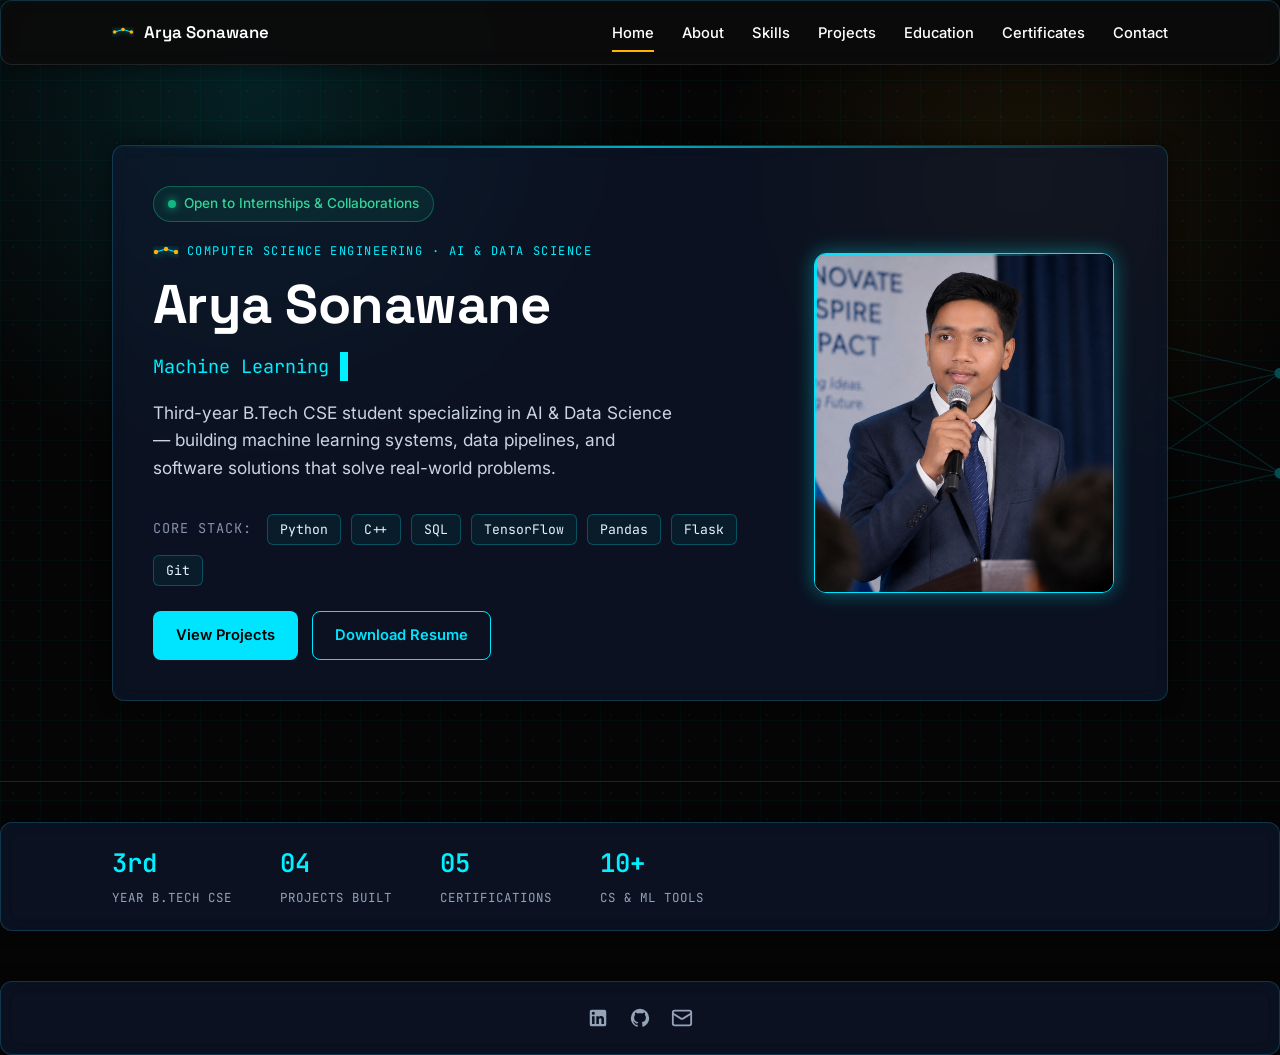
<file: index.html>
<!DOCTYPE html>
<html lang="en">
<head>
  <meta charset="UTF-8">
  <meta name="viewport" content="width=device-width, initial-scale=1.0">
  <title>Arya Sonawane | CSE Student — AI & Data Science</title>
  <meta name="description" content="Portfolio of Arya Sonawane, a third-year B.Tech CSE student specializing in AI & Data Science — building machine learning solutions and data-driven systems.">
  <link rel="preconnect" href="https://fonts.googleapis.com">
  <link href="https://fonts.googleapis.com/css2?family=Space+Grotesk:wght@500;600;700&family=Inter:wght@400;500;600&family=JetBrains+Mono:wght@400;500&display=swap" rel="stylesheet">
  <link rel="stylesheet" href="style.css">
  <!-- AOS Library for Scroll/Load Animations -->
  <link href="https://unpkg.com/aos@2.3.1/dist/aos.css" rel="stylesheet">

  <style>
    :root {
      --ai-cyan: #00f0ff;
      --ai-glow: rgba(0, 240, 255, 0.4);
      --card-border: rgba(29, 111, 140, 0.4);
      --green-status: #10b981;
    }

    body.ai-theme {
      background-color: #0b0f19;
      position: relative;
      overflow-x: hidden;
    }

    body.ai-theme::before {
      content: "";
      position: fixed;
      top: 0; left: 0; width: 100%; height: 100%;
      background-image:
        linear-gradient(rgba(0, 240, 255, 0.03) 1px, transparent 1px),
        linear-gradient(90deg, rgba(0, 240, 255, 0.03) 1px, transparent 1px);
      background-size: 40px 40px;
      z-index: -2;
      pointer-events: none;
    }

    .hero-inner, .stat-strip, .site-header, .site-footer {
      position: relative;
      border: 1px solid var(--card-border);
      border-radius: 12px;
      background: rgba(16, 26, 51, 0.6);
      backdrop-filter: blur(10px);
      box-shadow: 0 0 15px rgba(0, 0, 0, 0.5), inset 0 0 15px rgba(29, 111, 140, 0.05);
      transition: all 0.4s ease-in-out;
    }

    .hero-inner:hover, .stat-strip:hover {
      border-color: var(--ai-cyan);
      box-shadow: 0 0 25px var(--ai-glow), inset 0 0 10px rgba(0, 240, 255, 0.1);
    }

    @keyframes aiScanline {
      0% { transform: translateY(-100%); }
      100% { transform: translateY(100%); }
    }

    .ai-scan-overlay {
      position: absolute;
      top: 0; left: 0; width: 100%; height: 2px;
      background: linear-gradient(90deg, transparent, var(--ai-cyan), transparent);
      opacity: 0.7;
      animation: aiScanline 4s linear infinite;
      pointer-events: none;
    }

    .status-badge {
      display: inline-flex;
      align-items: center;
      gap: 8px;
      padding: 6px 14px;
      border-radius: 20px;
      background: rgba(16, 185, 129, 0.1);
      border: 1px solid rgba(16, 185, 129, 0.4);
      color: #34d399;
      font-size: 0.85rem;
      font-weight: 500;
      margin-bottom: 18px;
    }

    .status-dot {
      width: 8px;
      height: 8px;
      background-color: var(--green-status);
      border-radius: 50%;
      box-shadow: 0 0 8px var(--green-status);
      animation: pulseDot 2s infinite;
    }

    @keyframes pulseDot {
      0%   { transform: scale(0.95); box-shadow: 0 0 0 0 rgba(16, 185, 129, 0.7); }
      70%  { transform: scale(1);    box-shadow: 0 0 0 8px rgba(16, 185, 129, 0); }
      100% { transform: scale(0.95); box-shadow: 0 0 0 0 rgba(16, 185, 129, 0); }
    }

    .tech-stack-container {
      margin: 20px 0 10px 0;
      display: flex;
      flex-wrap: wrap;
      align-items: center;
      gap: 10px;
    }

    .tech-stack-title {
      font-size: 0.85rem;
      color: #8892b0;
      font-family: var(--font-mono, monospace);
      text-transform: uppercase;
      letter-spacing: 1px;
      margin-right: 5px;
    }

    .tech-badge {
      font-family: var(--font-mono, monospace);
      font-size: 0.82rem;
      padding: 4px 12px;
      border-radius: 6px;
      background: rgba(0, 240, 255, 0.05);
      border: 1px solid rgba(0, 240, 255, 0.25);
      color: #e6f1ff;
      transition: all 0.3s ease;
    }

    .tech-badge:hover {
      border-color: var(--ai-cyan);
      background: rgba(0, 240, 255, 0.15);
      box-shadow: 0 0 10px rgba(0, 240, 255, 0.3);
      transform: translateY(-2px);
    }

    .cursor {
      display: inline-block;
      background-color: var(--ai-cyan);
      width: 8px;
      animation: blink 1s infinite;
    }

    @keyframes blink {
      0%, 50%    { opacity: 1; }
      50.1%, 100% { opacity: 0; }
    }

    .node-mark circle {
      filter: drop-shadow(0 0 4px var(--ai-cyan));
    }

    .social-icon-link:hover {
      color: var(--ai-cyan) !important;
      transform: translateY(-3px);
      filter: drop-shadow(0 0 8px var(--ai-cyan));
    }
  </style>
</head>
<body class="ai-theme">

  <!-- Background Data Particles -->
  <div class="particles" aria-hidden="true">
    <span></span><span></span><span></span><span></span><span></span><span></span><span></span><span></span>
  </div>

  <header class="site-header" data-aos="fade-down" data-aos-duration="800">
    <nav class="nav">
      <a href="index.html" class="nav-brand">
        <svg class="node-mark" viewBox="0 0 26 12" aria-hidden="true">
          <line x1="3" y1="6" x2="13" y2="3"></line>
          <line x1="13" y1="3" x2="23" y2="6"></line>
          <circle cx="3" cy="6" r="2.2"></circle>
          <circle cx="13" cy="3" r="2.2"></circle>
          <circle cx="23" cy="6" r="2.2"></circle>
        </svg>
        Arya Sonawane
      </a>
      <button class="nav-toggle" aria-label="Toggle navigation" aria-expanded="false">
        <span></span><span></span><span></span>
      </button>
      <ul class="nav-links">
        <li><a href="index.html" aria-current="page">Home</a></li>
        <li><a href="about.html">About</a></li>
        <li><a href="skills.html">Skills</a></li>
        <li><a href="projects.html">Projects</a></li>
        <li><a href="education.html">Education</a></li>
        <li><a href="certificates.html">Certificates</a></li>
        <li><a href="contact.html">Contact</a></li>
      </ul>
    </nav>
  </header>

  <section class="hero" data-aos="fade-up" data-aos-duration="1000">
    <svg class="hero-graph pulse" viewBox="0 0 560 420" aria-hidden="true">
      <g stroke="#00f0ff" stroke-width="1.2" opacity="0.45">
        <line x1="60" y1="60" x2="280" y2="110"></line>
        <line x1="60" y1="60" x2="280" y2="210"></line>
        <line x1="60" y1="160" x2="280" y2="110"></line>
        <line x1="60" y1="160" x2="280" y2="210"></line>
        <line x1="60" y1="160" x2="280" y2="310"></line>
        <line x1="60" y1="260" x2="280" y2="110"></line>
        <line x1="60" y1="260" x2="280" y2="210"></line>
        <line x1="60" y1="260" x2="280" y2="310"></line>
        <line x1="60" y1="360" x2="280" y2="210"></line>
        <line x1="60" y1="360" x2="280" y2="310"></line>
        <line x1="280" y1="110" x2="500" y2="160"></line>
        <line x1="280" y1="110" x2="500" y2="260"></line>
        <line x1="280" y1="210" x2="500" y2="160"></line>
        <line x1="280" y1="210" x2="500" y2="260"></line>
        <line x1="280" y1="310" x2="500" y2="160"></line>
        <line x1="280" y1="310" x2="500" y2="260"></line>
      </g>
      <g fill="#00f0ff">
        <circle cx="60"  cy="60"  r="4.5"></circle>
        <circle cx="60"  cy="160" r="4.5"></circle>
        <circle cx="60"  cy="260" r="4.5"></circle>
        <circle cx="60"  cy="360" r="4.5"></circle>
      </g>
      <g fill="#d9a441">
        <circle cx="280" cy="110" r="5.5"></circle>
        <circle cx="280" cy="210" r="5.5"></circle>
        <circle cx="280" cy="310" r="5.5"></circle>
      </g>
      <g fill="#00f0ff">
        <circle cx="500" cy="160" r="5.5"></circle>
        <circle cx="500" cy="260" r="5.5"></circle>
      </g>
    </svg>

    <div class="wrap">
      <div class="hero-inner" data-aos="fade-right" data-aos-delay="200" data-aos-duration="900" style="padding: 40px; overflow: hidden;">
        <div class="ai-scan-overlay"></div>

        <div class="hero-content-grid">
          <!-- Text Column -->
          <div class="hero-text">
            <!-- Live Status Pill -->
            <div class="status-badge">
              <span class="status-dot"></span>
              Open to Internships &amp; Collaborations
            </div>

            <br>
            <span class="eyebrow" style="color: var(--ai-cyan);">
              <svg class="node-mark" viewBox="0 0 26 12" aria-hidden="true">
                <line x1="3" y1="6" x2="13" y2="3"></line>
                <line x1="13" y1="3" x2="23" y2="6"></line>
                <circle cx="3" cy="6" r="2.2"></circle>
                <circle cx="13" cy="3" r="2.2"></circle>
                <circle cx="23" cy="6" r="2.2"></circle>
              </svg>
              Computer Science Engineering · AI &amp; Data Science
            </span>
            <h1>Arya Sonawane</h1>

            <!-- Typing Animation Subtitle -->
            <div class="typing-container" style="margin: 15px 0; font-family: var(--font-mono, monospace); font-size: 1.15rem; color: var(--ai-cyan);">
              <span class="typed-text" id="typed-output"></span><span class="cursor">&nbsp;</span>
            </div>

            <p class="lede">
              Third-year B.Tech CSE student specializing in AI &amp; Data Science — building machine learning systems, data pipelines, and software solutions that solve real-world problems.
            </p>

            <!-- Tech Stack Badges -->
            <div class="tech-stack-container">
              <span class="tech-stack-title">Core Stack:</span>
              <span class="tech-badge">Python</span>
              <span class="tech-badge">C++</span>
              <span class="tech-badge">SQL</span>
              <span class="tech-badge">TensorFlow</span>
              <span class="tech-badge">Pandas</span>
              <span class="tech-badge">Flask</span>
              <span class="tech-badge">Git</span>
            </div>

            <div class="hero-actions" style="margin-top: 25px; display: flex; gap: 14px; flex-wrap: wrap;">
              <a href="projects.html" class="btn btn-primary" style="background: var(--ai-cyan); color: #000;">View Projects</a>
              <a href="Resume/resume.pdf" target="_blank" class="btn btn-ghost" style="border-color: var(--ai-cyan); color: var(--ai-cyan);">Download Resume</a>
            </div>
          </div>

          <!-- Photo Column -->
          <div class="hero-photo-col" style="display: flex; justify-content: center; align-items: center;">
            <div class="hero-photo-wrapper">
              <img src="photo/Photo.png" alt="Arya Sonawane" loading="eager" />
            </div>
          </div>
        </div>
      </div>
    </div>
  </section>

  <section class="stat-strip" data-aos="fade-up" data-aos-duration="800" style="margin: 40px auto; padding: 20px;">
    <div class="wrap">
      <div class="stat">
        <span class="num" style="color: var(--ai-cyan);">3rd</span>
        <span class="label">Year B.Tech CSE</span>
      </div>
      <div class="stat">
        <span class="num" style="color: var(--ai-cyan);">04</span>
        <span class="label">Projects Built</span>
      </div>
      <div class="stat">
        <span class="num" style="color: var(--ai-cyan);">05</span>
        <span class="label">Certifications</span>
      </div>
      <div class="stat">
        <span class="num" style="color: var(--ai-cyan);">10+</span>
        <span class="label">CS &amp; ML Tools</span>
      </div>
    </div>
  </section>

  <footer class="site-footer" data-aos="fade" data-aos-duration="1000" style="padding: 25px 0; margin-top: 50px;">
    <div class="wrap" style="display: flex; justify-content: center; align-items: center; gap: 20px;">

      <!-- LinkedIn -->
      <a href="https://www.linkedin.com/in/arya-sonawane-2072b132a" target="_blank" rel="noopener" aria-label="LinkedIn Profile" class="social-icon-link" style="color: #8892b0; transition: color 0.3s ease, transform 0.3s ease; display: inline-flex;">
        <svg width="22" height="22" viewBox="0 0 24 24" fill="currentColor" xmlns="http://www.w3.org/2000/svg">
          <path d="M19 3a2 2 0 0 1 2 2v14a2 2 0 0 1-2 2H5a2 2 0 0 1-2-2V5a2 2 0 0 1 2-2h14m-.5 15.5v-5.3a3.26 3.26 0 0 0-3.26-3.26c-.85 0-1.84.52-2.28 1.3v-1.11h-2.79v8.37h2.79v-4.93c0-.77.62-1.4 1.39-1.4a1.4 1.4 0 0 1 1.4 1.4v4.93h2.75M6.88 8.56a1.68 1.68 0 0 0 1.68-1.68c0-.93-.75-1.69-1.68-1.69a1.69 1.69 0 0 0-1.69 1.69c0 .93.76 1.68 1.69 1.68m1.39 9.94v-8.37H5.5v8.37h2.77z"/>
        </svg>
      </a>

      <!-- GitHub -->
      <a href="https://github.com/AryaSonawane557/my" target="_blank" rel="noopener" aria-label="GitHub Profile" class="social-icon-link" style="color: #8892b0; transition: color 0.3s ease, transform 0.3s ease; display: inline-flex;">
        <svg width="22" height="22" viewBox="0 0 24 24" fill="currentColor" xmlns="http://www.w3.org/2000/svg">
          <path d="M12 2A10 10 0 0 0 2 12c0 4.42 2.87 8.17 6.84 9.5.5.08.66-.23.66-.5v-1.69c-2.77.6-3.36-1.34-3.36-1.34-.46-1.16-1.11-1.47-1.11-1.47-.91-.62.07-.6.07-.6 1 .07 1.53 1.03 1.53 1.03.87 1.52 2.34 1.07 2.91.83.1-.65.35-1.09.63-1.34-2.22-.25-4.55-1.11-4.55-4.92 0-1.11.38-2 1.03-2.71-.1-.25-.45-1.29.1-2.64 0 0 .84-.27 2.75 1.02.79-.22 1.65-.33 2.5-.33.85 0 1.71.11 2.5.33 1.91-1.29 2.75-1.02 2.75-1.02.55 1.35.2 2.39.1 2.64.65.71 1.03 1.6 1.03 2.71 0 3.82-2.34 4.66-4.57 4.91.36.31.69.92.69 1.85V21c0 .27.16.59.67.5C19.14 20.16 22 16.42 22 12A10 10 0 0 0 12 2z"/>
        </svg>
      </a>

      <!-- Email -->
      <a href="mailto:aryasonawane81@gmail.com" aria-label="Email Contact" class="social-icon-link" style="color: #8892b0; transition: color 0.3s ease, transform 0.3s ease; display: inline-flex;">
        <svg width="22" height="22" viewBox="0 0 24 24" fill="none" stroke="currentColor" stroke-width="2" stroke-linecap="round" stroke-linejoin="round">
          <rect x="2" y="4" width="20" height="16" rx="2"></rect>
          <path d="m22 7-8.97 5.7a1.94 1.94 0 0 1-2.06 0L2 7"></path>
        </svg>
      </a>

    </div>
  </footer>

  <!-- AOS Animation Script -->
  <script src="https://unpkg.com/aos@2.3.1/dist/aos.js"></script>
  <script>
    AOS.init({ once: true, offset: 40 });

    // Typing Animation — CSE-focused roles
    const words = [
      "Machine Learning Engineer",
      "Data Science Enthusiast",
      "CSE Student & Developer",
      "Problem Solver with Python",
      "AI Systems Builder"
    ];
    let i = 0;

    function typingEffect() {
      let word = words[i].split("");
      var loopTyping = function() {
        if (word.length > 0) {
          document.getElementById('typed-output').innerHTML += word.shift();
        } else {
          setTimeout(deletingEffect, 2200);
          return;
        }
        setTimeout(loopTyping, 90);
      };
      loopTyping();
    }

    function deletingEffect() {
      let word = words[i].split("");
      var loopDeleting = function() {
        if (word.length > 0) {
          word.pop();
          document.getElementById('typed-output').innerHTML = word.join("");
        } else {
          i = (i + 1) < words.length ? i + 1 : 0;
          setTimeout(typingEffect, 400);
          return;
        }
        setTimeout(loopDeleting, 45);
      };
      loopDeleting();
    }

    typingEffect();
  </script>
  <script src="script.js"></script>
</body>
</html>
</file>
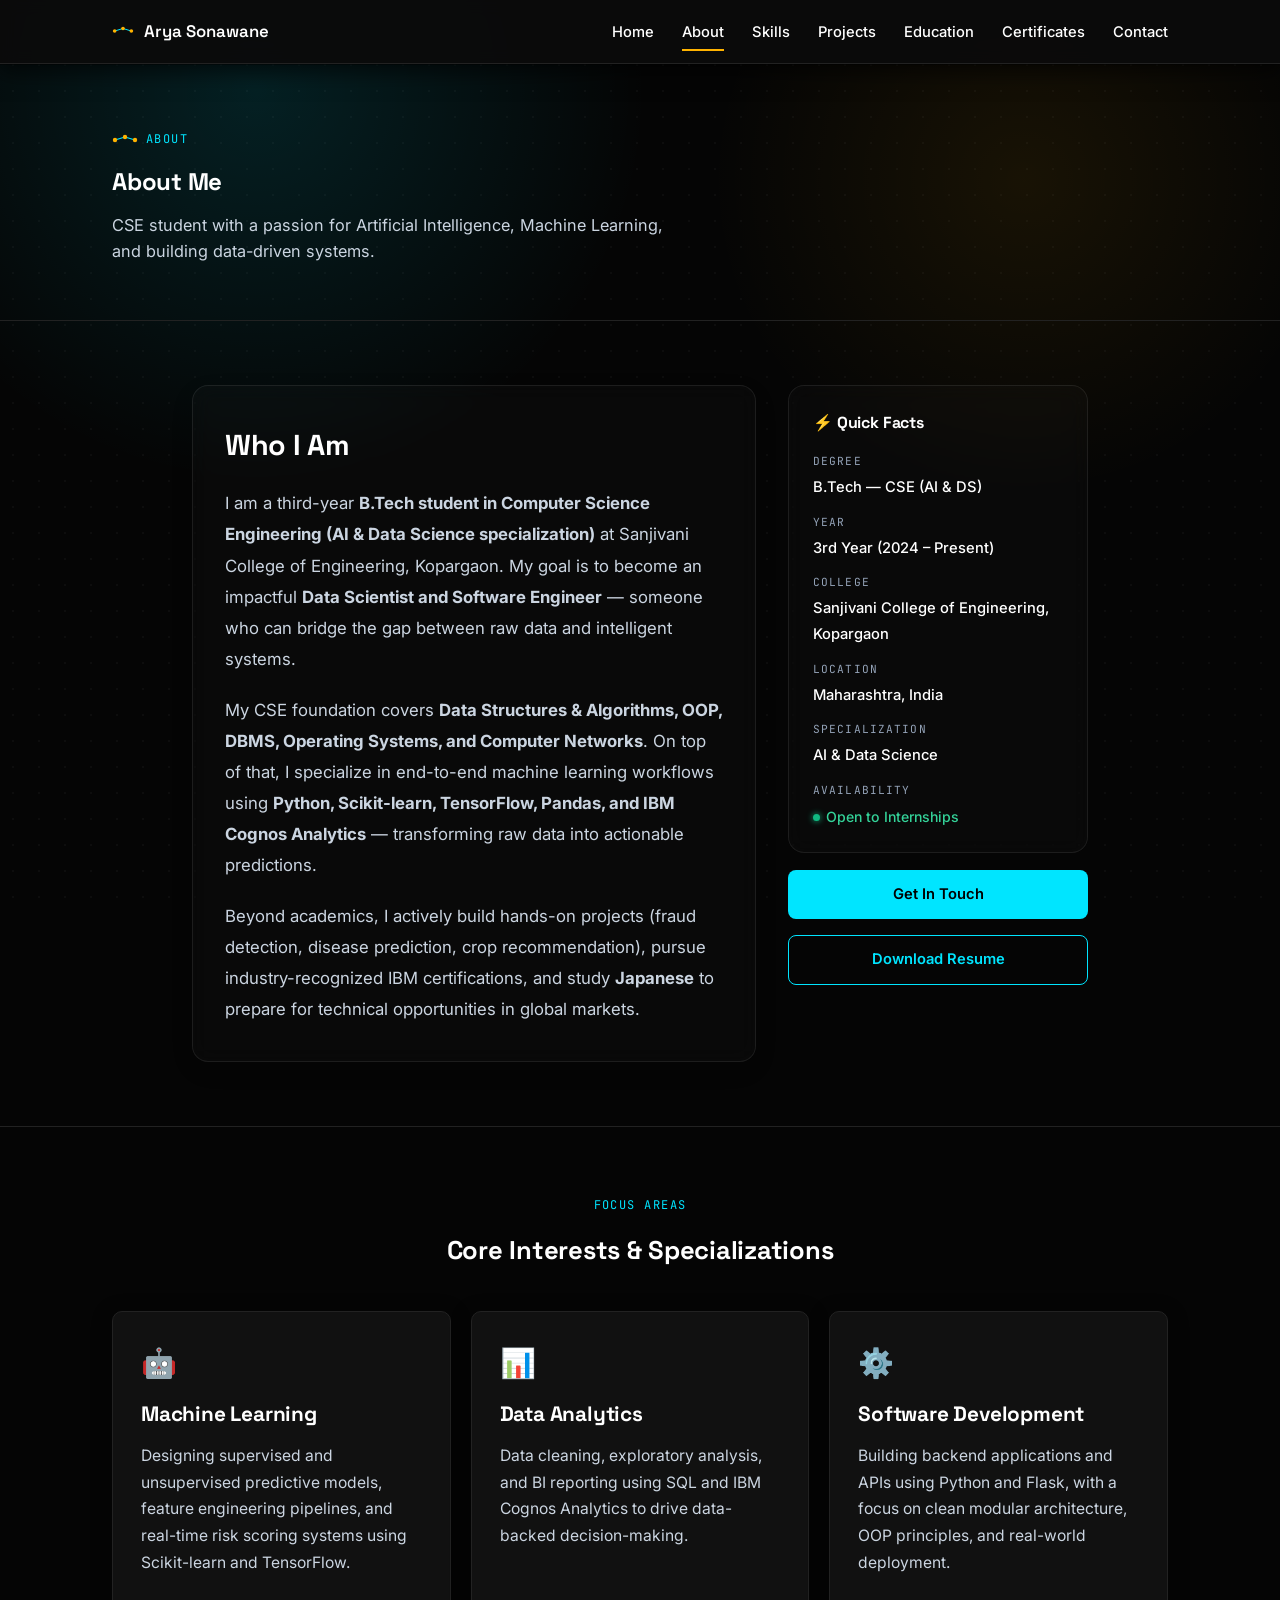
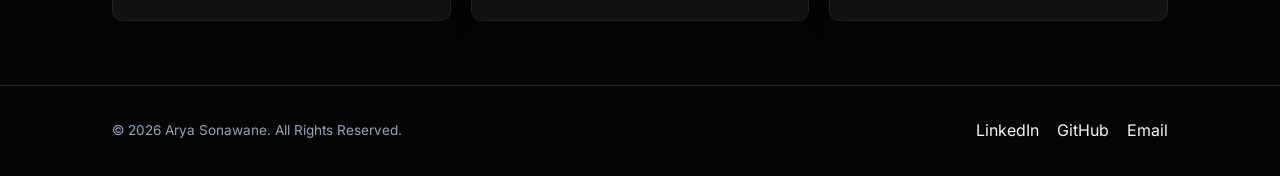
<file: about.html>
<!DOCTYPE html>
<html lang="en">
<head>
  <meta charset="UTF-8">
  <meta name="viewport" content="width=device-width, initial-scale=1.0">
  <title>About | Arya Sonawane</title>
  <meta name="description" content="About Arya Sonawane — third-year B.Tech CSE student at Sanjivani College of Engineering, specializing in AI & Data Science.">
  <link rel="preconnect" href="https://fonts.googleapis.com">
  <link href="https://fonts.googleapis.com/css2?family=Space+Grotesk:wght@500;600;700&family=Inter:wght@400;500;600&family=JetBrains+Mono:wght@400;500&display=swap" rel="stylesheet">
  <link rel="stylesheet" href="style.css">
</head>

<body>

<header class="site-header">
  <nav class="nav">
    <a href="index.html" class="nav-brand">
      <svg class="node-mark" viewBox="0 0 26 12" aria-hidden="true">
        <line x1="3" y1="6" x2="13" y2="3"></line>
        <line x1="13" y1="3" x2="23" y2="6"></line>
        <circle cx="3" cy="6" r="2.2"></circle>
        <circle cx="13" cy="3" r="2.2"></circle>
        <circle cx="23" cy="6" r="2.2"></circle>
      </svg>
      Arya Sonawane
    </a>
    <button class="nav-toggle" aria-label="Toggle Navigation" aria-expanded="false">
      <span></span><span></span><span></span>
    </button>
    <ul class="nav-links">
      <li><a href="index.html">Home</a></li>
      <li><a href="about.html" aria-current="page">About</a></li>
      <li><a href="skills.html">Skills</a></li>
      <li><a href="projects.html">Projects</a></li>
      <li><a href="education.html">Education</a></li>
      <li><a href="certificates.html">Certificates</a></li>
      <li><a href="contact.html">Contact</a></li>
    </ul>
  </nav>
</header>

<!-- Page Header -->
<section class="page-header">
  <div class="wrap">
    <span class="eyebrow">
      <svg class="node-mark" viewBox="0 0 26 12" aria-hidden="true">
        <line x1="3" y1="6" x2="13" y2="3"></line>
        <line x1="13" y1="3" x2="23" y2="6"></line>
        <circle cx="3" cy="6" r="2.2"></circle>
        <circle cx="13" cy="3" r="2.2"></circle>
        <circle cx="23" cy="6" r="2.2"></circle>
      </svg>
      About
    </span>
    <h1>About Me</h1>
    <p class="lede">
      CSE student with a passion for Artificial Intelligence, Machine Learning, and building data-driven systems.
    </p>
  </div>
</section>

<!-- About Section — Bio + Quick Facts -->
<section class="section">
  <div class="wrap" style="max-width: 960px;">

    <div style="display: grid; grid-template-columns: 1fr 300px; gap: 32px; align-items: start;">

      <!-- Bio -->
      <div style="background: rgba(255,255,255,0.02); border: 1px solid rgba(255,255,255,0.08); border-radius: 16px; padding: 36px 32px; backdrop-filter: blur(10px); box-shadow: 0 8px 24px rgba(0,0,0,0.08);">
        <h2 style="margin-bottom: 20px; font-size: 1.8rem;">Who I Am</h2>

        <p style="color: var(--slate); font-size: 1.05rem; line-height: 1.85; margin-bottom: 20px;">
          I am a third-year <strong>B.Tech student in Computer Science Engineering (AI &amp; Data Science specialization)</strong> at Sanjivani College of Engineering, Kopargaon. My goal is to become an impactful <strong>Data Scientist and Software Engineer</strong> — someone who can bridge the gap between raw data and intelligent systems.
        </p>

        <p style="color: var(--slate); font-size: 1.05rem; line-height: 1.85; margin-bottom: 20px;">
          My CSE foundation covers <strong>Data Structures &amp; Algorithms, OOP, DBMS, Operating Systems, and Computer Networks</strong>. On top of that, I specialize in end-to-end machine learning workflows using <strong>Python, Scikit-learn, TensorFlow, Pandas, and IBM Cognos Analytics</strong> — transforming raw data into actionable predictions.
        </p>

        <p style="color: var(--slate); font-size: 1.05rem; line-height: 1.85; margin-bottom: 0;">
          Beyond academics, I actively build hands-on projects (fraud detection, disease prediction, crop recommendation), pursue industry-recognized IBM certifications, and study <strong>Japanese</strong> to prepare for technical opportunities in global markets.
        </p>
      </div>

      <!-- Quick Facts Sidebar -->
      <div style="display: flex; flex-direction: column; gap: 16px;">

        <div style="background: rgba(255,255,255,0.02); border: 1px solid rgba(255,255,255,0.08); border-radius: 16px; padding: 24px; backdrop-filter: blur(10px);">
          <h3 style="font-size: 1rem; margin-bottom: 18px; color: var(--accent);">⚡ Quick Facts</h3>
          <div style="display: flex; flex-direction: column; gap: 14px;">

            <div>
              <span style="font-family: var(--font-mono); font-size: 0.7rem; color: var(--slate-light); text-transform: uppercase; letter-spacing: 0.1em; display: block; margin-bottom: 3px;">Degree</span>
              <span style="font-size: 0.92rem; color: #fff; font-weight: 500;">B.Tech — CSE (AI &amp; DS)</span>
            </div>

            <div>
              <span style="font-family: var(--font-mono); font-size: 0.7rem; color: var(--slate-light); text-transform: uppercase; letter-spacing: 0.1em; display: block; margin-bottom: 3px;">Year</span>
              <span style="font-size: 0.92rem; color: #fff; font-weight: 500;">3rd Year (2024 – Present)</span>
            </div>

            <div>
              <span style="font-family: var(--font-mono); font-size: 0.7rem; color: var(--slate-light); text-transform: uppercase; letter-spacing: 0.1em; display: block; margin-bottom: 3px;">College</span>
              <span style="font-size: 0.92rem; color: #fff; font-weight: 500;">Sanjivani College of Engineering, Kopargaon</span>
            </div>

            <div>
              <span style="font-family: var(--font-mono); font-size: 0.7rem; color: var(--slate-light); text-transform: uppercase; letter-spacing: 0.1em; display: block; margin-bottom: 3px;">Location</span>
              <span style="font-size: 0.92rem; color: #fff; font-weight: 500;">Maharashtra, India</span>
            </div>

            <div>
              <span style="font-family: var(--font-mono); font-size: 0.7rem; color: var(--slate-light); text-transform: uppercase; letter-spacing: 0.1em; display: block; margin-bottom: 3px;">Specialization</span>
              <span style="font-size: 0.92rem; color: #fff; font-weight: 500;">AI &amp; Data Science</span>
            </div>

            <div>
              <span style="font-family: var(--font-mono); font-size: 0.7rem; color: var(--slate-light); text-transform: uppercase; letter-spacing: 0.1em; display: block; margin-bottom: 3px;">Availability</span>
              <span style="display: inline-flex; align-items: center; gap: 6px; font-size: 0.88rem; color: #34d399; font-weight: 500;">
                <span style="width: 7px; height: 7px; background: #10b981; border-radius: 50%; box-shadow: 0 0 6px #10b981;"></span>
                Open to Internships
              </span>
            </div>

          </div>
        </div>

        <!-- CTA -->
        <a href="contact.html" class="btn btn-primary" style="text-align: center; justify-content: center;">Get In Touch</a>
        <a href="Resume/resume.pdf" target="_blank" class="btn btn-ghost" style="text-align: center; justify-content: center;">Download Resume</a>

      </div>
    </div>

  </div>
</section>

<!-- Core Interests Section -->
<section class="section">
  <div class="wrap">
    <div style="text-align: center; margin-bottom: 40px;">
      <span class="eyebrow" style="justify-content: center;">
        Focus Areas
      </span>
      <h2>Core Interests &amp; Specializations</h2>
    </div>

    <div class="grid grid-3">

      <div class="card" style="border-top: 3px solid #00e5ff; padding: 28px;">
        <div style="font-size: 1.8rem; margin-bottom: 12px;">🤖</div>
        <h3 style="margin-bottom: 12px; font-size: 1.3rem;">Machine Learning</h3>
        <p style="line-height: 1.7; font-size: 0.98rem; color: var(--slate);">
          Designing supervised and unsupervised predictive models, feature engineering pipelines, and real-time risk scoring systems using Scikit-learn and TensorFlow.
        </p>
      </div>

      <div class="card" style="border-top: 3px solid #d9a441; padding: 28px;">
        <div style="font-size: 1.8rem; margin-bottom: 12px;">📊</div>
        <h3 style="margin-bottom: 12px; font-size: 1.3rem;">Data Analytics</h3>
        <p style="line-height: 1.7; font-size: 0.98rem; color: var(--slate);">
          Data cleaning, exploratory analysis, and BI reporting using SQL and IBM Cognos Analytics to drive data-backed decision-making.
        </p>
      </div>

      <div class="card" style="border-top: 3px solid #7c3aed; padding: 28px;">
        <div style="font-size: 1.8rem; margin-bottom: 12px;">⚙️</div>
        <h3 style="margin-bottom: 12px; font-size: 1.3rem;">Software Development</h3>
        <p style="line-height: 1.7; font-size: 0.98rem; color: var(--slate);">
          Building backend applications and APIs using Python and Flask, with a focus on clean modular architecture, OOP principles, and real-world deployment.
        </p>
      </div>

    </div>
  </div>
</section>

<footer class="site-footer">
  <div class="wrap">
    <p>© 2026 Arya Sonawane. All Rights Reserved.</p>
    <ul class="footer-links">
      <li><a href="https://www.linkedin.com/in/arya-sonawane-2072b132a" target="_blank" rel="noopener">LinkedIn</a></li>
      <li><a href="https://github.com/AryaSonawane557/my" target="_blank" rel="noopener">GitHub</a></li>
      <li><a href="mailto:aryasonawane81@gmail.com">Email</a></li>
    </ul>
  </div>
</footer>

<script src="script.js"></script>

</body>
</html>
</file>
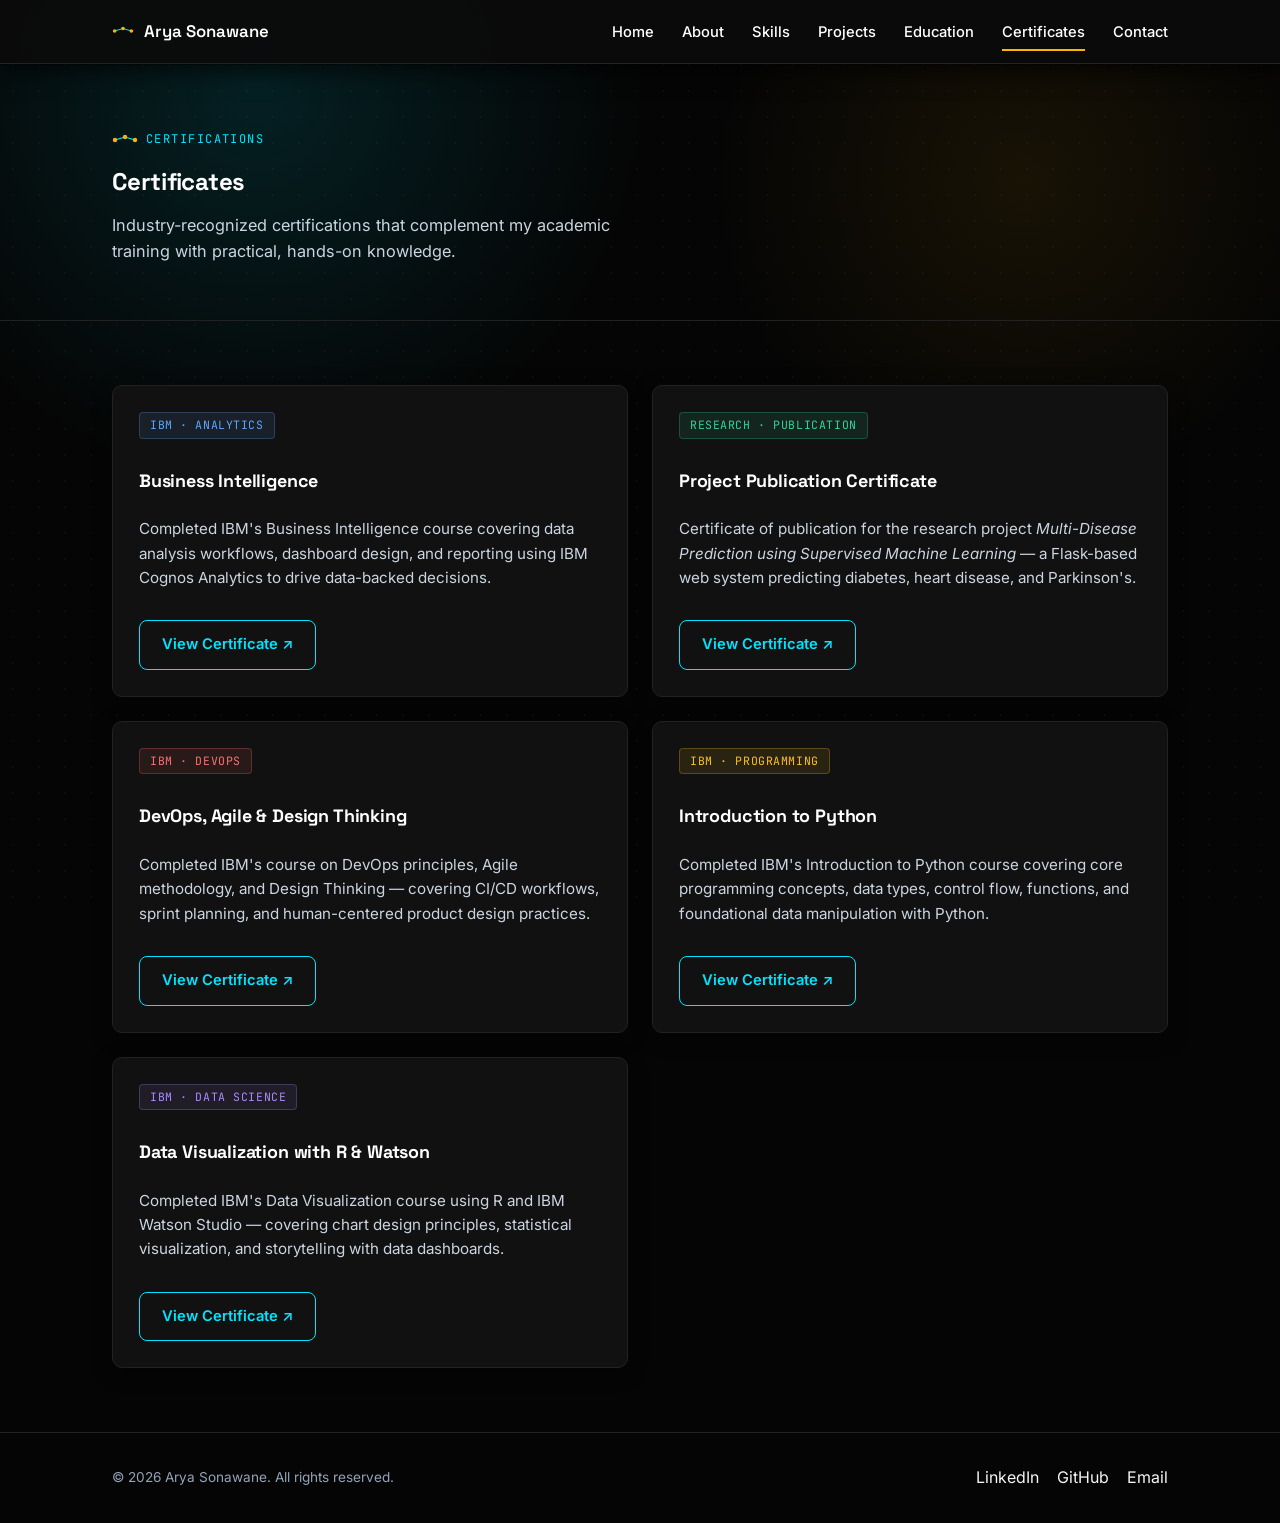
<file: certificates.html>
<!DOCTYPE html>
<html lang="en">
<head>
  <meta charset="UTF-8">
  <meta name="viewport" content="width=device-width, initial-scale=1.0">
  <title>Certificates | Arya Sonawane</title>
  <meta name="description" content="Industry certifications earned by Arya Sonawane — IBM certifications in Business Intelligence, Python, DevOps, Data Visualization, and ML.">
  <link rel="preconnect" href="https://fonts.googleapis.com">
  <link href="https://fonts.googleapis.com/css2?family=Space+Grotesk:wght@500;600;700&family=Inter:wght@400;500;600&family=JetBrains+Mono:wght@400;500&display=swap" rel="stylesheet">
  <link rel="stylesheet" href="style.css">
</head>
<body>

  <header class="site-header">
    <nav class="nav">
      <a href="index.html" class="nav-brand">
        <svg class="node-mark" viewBox="0 0 26 12" aria-hidden="true">
          <line x1="3" y1="6" x2="13" y2="3"></line>
          <line x1="13" y1="3" x2="23" y2="6"></line>
          <circle cx="3" cy="6" r="2.2"></circle>
          <circle cx="13" cy="3" r="2.2"></circle>
          <circle cx="23" cy="6" r="2.2"></circle>
        </svg>
        Arya Sonawane
      </a>
      <button class="nav-toggle" aria-label="Toggle navigation" aria-expanded="false">
        <span></span><span></span><span></span>
      </button>
      <ul class="nav-links">
        <li><a href="index.html">Home</a></li>
        <li><a href="about.html">About</a></li>
        <li><a href="skills.html">Skills</a></li>
        <li><a href="projects.html">Projects</a></li>
        <li><a href="education.html">Education</a></li>
        <li><a href="certificates.html" aria-current="page">Certificates</a></li>
        <li><a href="contact.html">Contact</a></li>
      </ul>
    </nav>
  </header>

  <section class="page-header">
    <div class="wrap">
      <span class="eyebrow">
        <svg class="node-mark" viewBox="0 0 26 12" aria-hidden="true">
          <line x1="3" y1="6" x2="13" y2="3"></line>
          <line x1="13" y1="3" x2="23" y2="6"></line>
          <circle cx="3" cy="6" r="2.2"></circle>
          <circle cx="13" cy="3" r="2.2"></circle>
          <circle cx="23" cy="6" r="2.2"></circle>
        </svg>
        Certifications
      </span>
      <h1>Certificates</h1>
      <p class="lede">Industry-recognized certifications that complement my academic training with practical, hands-on knowledge.</p>
    </div>
  </section>

  <section class="section">
    <div class="wrap">
      <div class="grid grid-2" style="gap: 24px;">

        <!-- Certificate 1: Business Intelligence -->
        <div class="card cert-card">
          <div style="display: flex; align-items: center; justify-content: space-between; margin-bottom: 14px;">
            <span style="font-family: var(--font-mono); font-size: 0.72rem; color: #60a5fa; background: rgba(96,165,250,0.1); border: 1px solid rgba(96,165,250,0.25); padding: 3px 10px; border-radius: 4px; text-transform: uppercase; letter-spacing: 0.05em;">IBM · Analytics</span>
          </div>
          <h3>Business Intelligence</h3>
          <p>Completed IBM's Business Intelligence course covering data analysis workflows, dashboard design, and reporting using IBM Cognos Analytics to drive data-backed decisions.</p>
          <a href="certificate/Business Intelligence IBM certificate.pdf" target="_blank" class="btn btn-ghost">View Certificate ↗</a>
        </div>

        <!-- Certificate 2: Project Publication -->
        <div class="card cert-card">
          <div style="display: flex; align-items: center; justify-content: space-between; margin-bottom: 14px;">
            <span style="font-family: var(--font-mono); font-size: 0.72rem; color: #34d399; background: rgba(52,211,153,0.1); border: 1px solid rgba(52,211,153,0.25); padding: 3px 10px; border-radius: 4px; text-transform: uppercase; letter-spacing: 0.05em;">Research · Publication</span>
          </div>
          <h3>Project Publication Certificate</h3>
          <p>Certificate of publication for the research project <em>Multi-Disease Prediction using Supervised Machine Learning</em> — a Flask-based web system predicting diabetes, heart disease, and Parkinson's.</p>
          <a href="certificate/certificate of publication of project.pdf" target="_blank" class="btn btn-ghost">View Certificate ↗</a>
        </div>

        <!-- Certificate 3: DevOps -->
        <div class="card cert-card">
          <div style="display: flex; align-items: center; justify-content: space-between; margin-bottom: 14px;">
            <span style="font-family: var(--font-mono); font-size: 0.72rem; color: #f87171; background: rgba(248,113,113,0.1); border: 1px solid rgba(248,113,113,0.25); padding: 3px 10px; border-radius: 4px; text-transform: uppercase; letter-spacing: 0.05em;">IBM · DevOps</span>
          </div>
          <h3>DevOps, Agile &amp; Design Thinking</h3>
          <p>Completed IBM's course on DevOps principles, Agile methodology, and Design Thinking — covering CI/CD workflows, sprint planning, and human-centered product design practices.</p>
          <a href="certificate/IBM certificate Devops.pdf" target="_blank" class="btn btn-ghost">View Certificate ↗</a>
        </div>

        <!-- Certificate 4: Python -->
        <div class="card cert-card">
          <div style="display: flex; align-items: center; justify-content: space-between; margin-bottom: 14px;">
            <span style="font-family: var(--font-mono); font-size: 0.72rem; color: #fbbf24; background: rgba(251,191,36,0.1); border: 1px solid rgba(251,191,36,0.25); padding: 3px 10px; border-radius: 4px; text-transform: uppercase; letter-spacing: 0.05em;">IBM · Programming</span>
          </div>
          <h3>Introduction to Python</h3>
          <p>Completed IBM's Introduction to Python course covering core programming concepts, data types, control flow, functions, and foundational data manipulation with Python.</p>
          <a href="certificate/Introduction To Python IBM Certificate.pdf" target="_blank" class="btn btn-ghost">View Certificate ↗</a>
        </div>

        <!-- Certificate 5: Data Visualization -->
        <div class="card cert-card">
          <div style="display: flex; align-items: center; justify-content: space-between; margin-bottom: 14px;">
            <span style="font-family: var(--font-mono); font-size: 0.72rem; color: #a78bfa; background: rgba(167,139,250,0.1); border: 1px solid rgba(167,139,250,0.25); padding: 3px 10px; border-radius: 4px; text-transform: uppercase; letter-spacing: 0.05em;">IBM · Data Science</span>
          </div>
          <h3>Data Visualization with R &amp; Watson</h3>
          <p>Completed IBM's Data Visualization course using R and IBM Watson Studio — covering chart design principles, statistical visualization, and storytelling with data dashboards.</p>
          <a href="certificate/R Waston Certificate IBM Certificate.pdf" target="_blank" class="btn btn-ghost">View Certificate ↗</a>
        </div>

      </div>
    </div>
  </section>

  <footer class="site-footer">
    <div class="wrap">
      <p>© 2026 Arya Sonawane. All rights reserved.</p>
      <ul class="footer-links">
        <li><a href="https://www.linkedin.com/in/arya-sonawane-2072b132a" target="_blank" rel="noopener">LinkedIn</a></li>
        <li><a href="https://github.com/AryaSonawane557/my" target="_blank" rel="noopener">GitHub</a></li>
        <li><a href="mailto:aryasonawane81@gmail.com">Email</a></li>
      </ul>
    </div>
  </footer>

  <script src="script.js"></script>
</body>
</html>
</file>
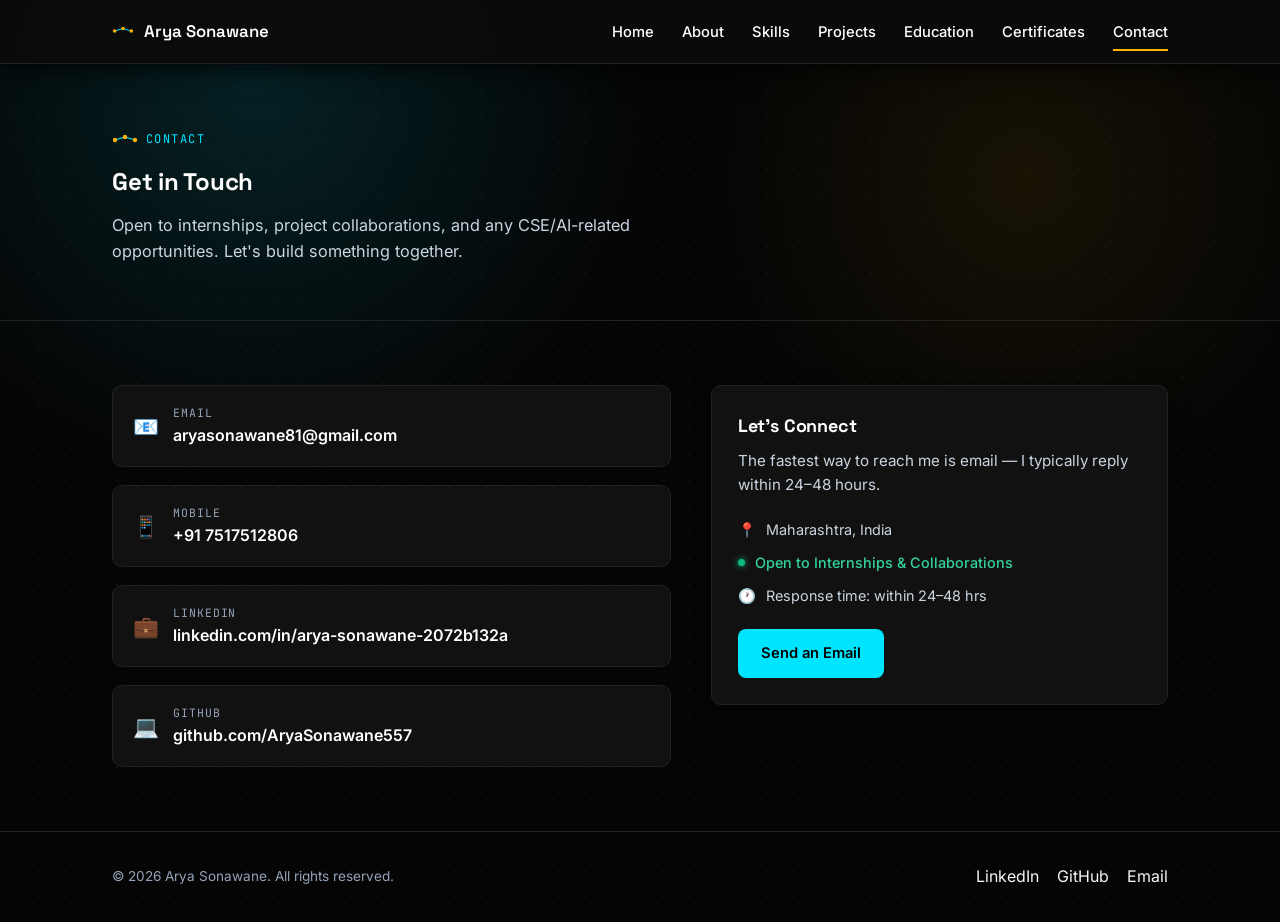
<file: contact.html>
<!DOCTYPE html>
<html lang="en">
<head>
  <meta charset="UTF-8">
  <meta name="viewport" content="width=device-width, initial-scale=1.0">
  <title>Contact | Arya Sonawane</title>
  <link rel="preconnect" href="https://fonts.googleapis.com">
  <link href="https://fonts.googleapis.com/css2?family=Space+Grotesk:wght@500;600;700&family=Inter:wght@400;500;600&family=JetBrains+Mono:wght@400;500&display=swap" rel="stylesheet">
  <link rel="stylesheet" href="style.css">
</head>
<body>

  <header class="site-header">
    <nav class="nav">
      <a href="index.html" class="nav-brand">
        <svg class="node-mark" viewBox="0 0 26 12" aria-hidden="true">
          <line x1="3" y1="6" x2="13" y2="3"></line>
          <line x1="13" y1="3" x2="23" y2="6"></line>
          <circle cx="3" cy="6" r="2.2"></circle>
          <circle cx="13" cy="3" r="2.2"></circle>
          <circle cx="23" cy="6" r="2.2"></circle>
        </svg>
        Arya Sonawane
      </a>
      <button class="nav-toggle" aria-label="Toggle navigation" aria-expanded="false">
        <span></span><span></span><span></span>
      </button>
      <ul class="nav-links">
        <li><a href="index.html">Home</a></li>
        <li><a href="about.html">About</a></li>
        <li><a href="skills.html">Skills</a></li>
        <li><a href="projects.html">Projects</a></li>
        <li><a href="education.html">Education</a></li>
        <li><a href="certificates.html">Certificates</a></li>
        <li><a href="contact.html" aria-current="page">Contact</a></li>
      </ul>
    </nav>
  </header>

  <section class="page-header">
    <div class="wrap">
      <span class="eyebrow">
        <svg class="node-mark" viewBox="0 0 26 12" aria-hidden="true">
          <line x1="3" y1="6" x2="13" y2="3"></line>
          <line x1="13" y1="3" x2="23" y2="6"></line>
          <circle cx="3" cy="6" r="2.2"></circle>
          <circle cx="13" cy="3" r="2.2"></circle>
          <circle cx="23" cy="6" r="2.2"></circle>
        </svg>
        Contact
      </span>
      <h1>Get in Touch</h1>
      <p class="lede">Open to internships, project collaborations, and any CSE/AI-related opportunities. Let's build something together.</p>
    </div>
  </section>

  <section class="section">
    <div class="wrap contact-grid">
      <ul class="contact-list">
        <li>
          <span style="font-size:1.3rem;">📧</span>
          <span>
            <span class="label">Email</span>
            <a class="value" href="mailto:aryasonawane81@gmail.com">aryasonawane81@gmail.com</a>
          </span>
        </li>
        <li>
          <span style="font-size:1.3rem;">📱</span>
          <span>
            <span class="label">Mobile</span>
            <a class="value" href="tel:+917517512806">+91 7517512806</a>
          </span>
        </li>
        <li>
          <span style="font-size:1.3rem;">💼</span>
          <span>
            <span class="label">LinkedIn</span>
            <a class="value" href="https://www.linkedin.com/in/arya-sonawane-2072b132a" target="_blank" rel="noopener">linkedin.com/in/arya-sonawane-2072b132a</a>
          </span>
        </li>
        <li>
          <span style="font-size:1.3rem;">💻</span>
          <span>
            <span class="label">GitHub</span>
            <a class="value" href="https://github.com/AryaSonawane557/my" target="_blank" rel="noopener">github.com/AryaSonawane557</a>
          </span>
        </li>
      </ul>

      <div class="card">
        <h3>Let's Connect</h3>
        <p style="margin-bottom: 20px;">The fastest way to reach me is email — I typically reply within 24–48 hours.</p>
        <div style="display: flex; flex-direction: column; gap: 10px; margin-bottom: 22px;">
          <div style="display: flex; align-items: center; gap: 10px; font-size: 0.9rem;">
            <span>📍</span>
            <span style="color: var(--slate);">Maharashtra, India</span>
          </div>
          <div style="display: flex; align-items: center; gap: 10px; font-size: 0.9rem;">
            <span style="width: 7px; height: 7px; background: #10b981; border-radius: 50%; box-shadow: 0 0 6px #10b981; flex-shrink: 0;"></span>
            <span style="color: #34d399; font-weight: 500;">Open to Internships &amp; Collaborations</span>
          </div>
          <div style="display: flex; align-items: center; gap: 10px; font-size: 0.9rem;">
            <span>🕐</span>
            <span style="color: var(--slate);">Response time: within 24–48 hrs</span>
          </div>
        </div>
        <a href="mailto:aryasonawane81@gmail.com" class="btn btn-primary">Send an Email</a>
      </div>
    </div>
  </section>

  <footer class="site-footer">
    <div class="wrap">
      <p>© 2026 Arya Sonawane. All rights reserved.</p>
      <ul class="footer-links">
        <li><a href="https://www.linkedin.com/in/arya-sonawane-2072b132a" target="_blank" rel="noopener">LinkedIn</a></li>
        <li><a href="https://github.com/AryaSonawane557/my" target="_blank" rel="noopener">GitHub</a></li>
        <li><a href="mailto:aryasonawane81@gmail.com">Email</a></li>
      </ul>
    </div>
  </footer>

  <script src="script.js"></script>
</body>
</html>
</file>
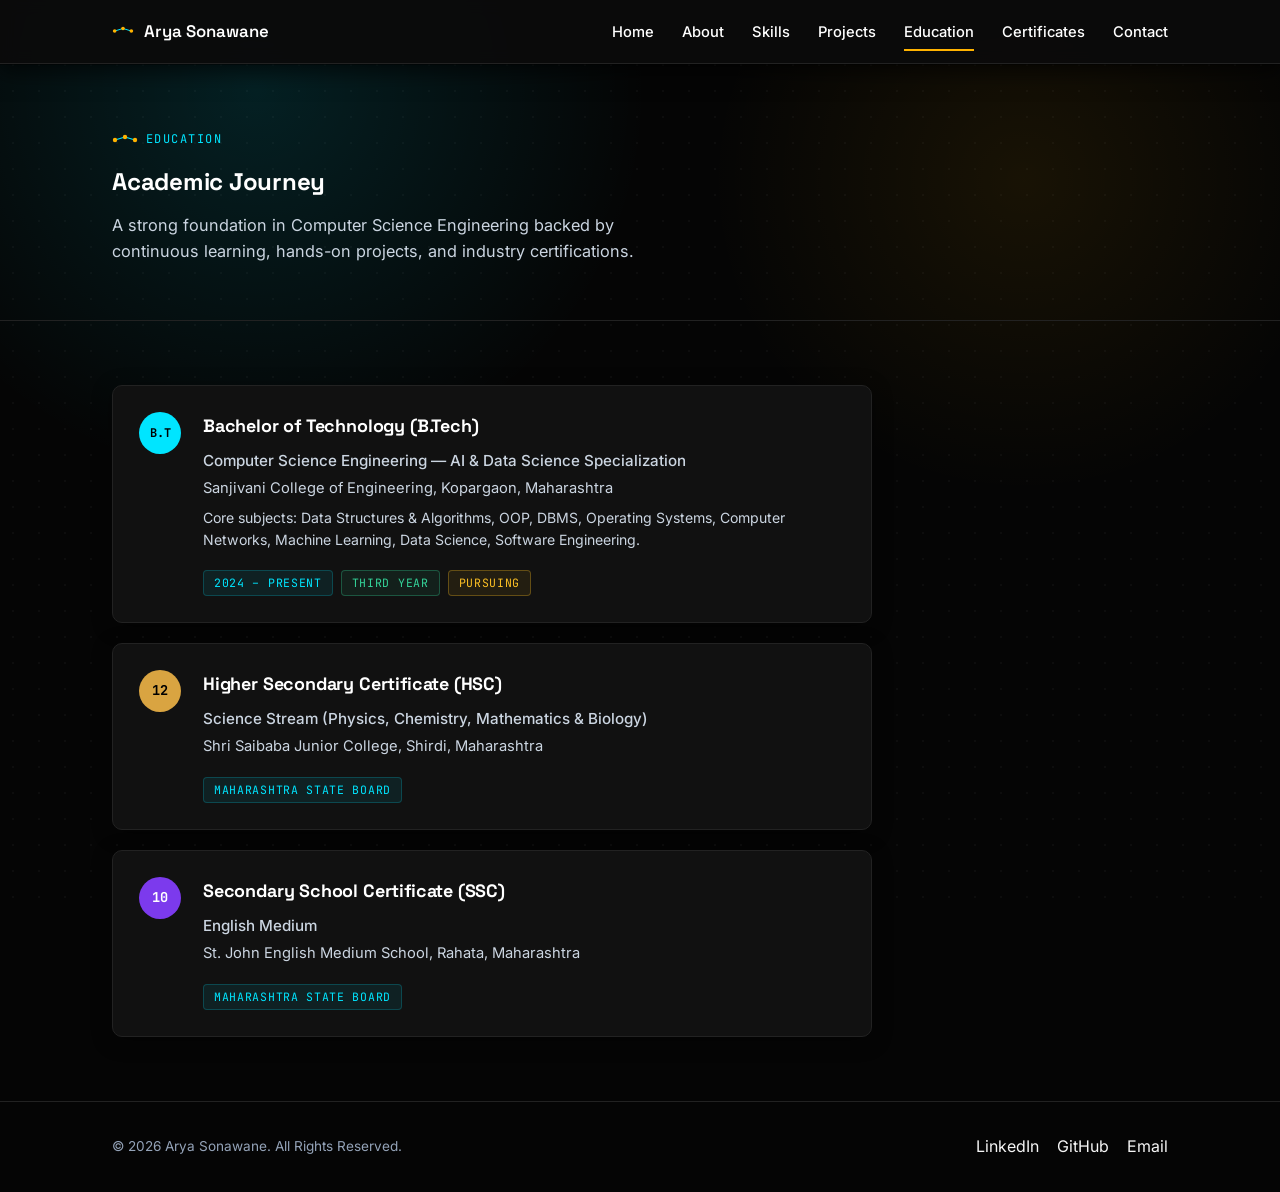
<file: education.html>
<!DOCTYPE html>
<html lang="en">
<head>
  <meta charset="UTF-8">
  <meta name="viewport" content="width=device-width, initial-scale=1.0">
  <title>Education | Arya Sonawane</title>
  <meta name="description" content="Academic background of Arya Sonawane — B.Tech CSE (AI & Data Science) at Sanjivani College of Engineering, Kopargaon.">

  <link rel="preconnect" href="https://fonts.googleapis.com">
  <link href="https://fonts.googleapis.com/css2?family=Space+Grotesk:wght@500;600;700&family=Inter:wght@400;500;600&family=JetBrains+Mono:wght@400;500&display=swap" rel="stylesheet">

  <link rel="stylesheet" href="style.css">

  <style>
    .edu-date {
      display: inline-block;
      font-family: var(--font-mono);
      font-size: 0.72rem;
      color: var(--accent);
      background: rgba(0, 229, 255, 0.08);
      border: 1px solid rgba(0, 229, 255, 0.2);
      padding: 3px 10px;
      border-radius: 4px;
      text-transform: uppercase;
      letter-spacing: 0.06em;
      margin-top: 8px;
    }
    .edu-content h4 {
      color: var(--slate);
      font-family: var(--font-body);
      font-size: 0.95rem;
      font-weight: 500;
      margin: 6px 0 4px;
    }
    .edu-content p {
      margin: 4px 0 0;
      font-size: 0.92rem;
      color: var(--slate-light);
    }
    .edu-timeline {
      display: flex;
      flex-direction: column;
      gap: 20px;
      max-width: 760px;
    }
    .edu-card {
      transition: border-color 0.2s ease, transform 0.2s ease;
    }
    .edu-card:hover {
      border-color: var(--accent) !important;
      transform: translateX(4px);
    }
  </style>
</head>

<body>

<header class="site-header">
  <nav class="nav">
    <a href="index.html" class="nav-brand">
      <svg class="node-mark" viewBox="0 0 26 12" aria-hidden="true">
        <line x1="3" y1="6" x2="13" y2="3"></line>
        <line x1="13" y1="3" x2="23" y2="6"></line>
        <circle cx="3" cy="6" r="2.2"></circle>
        <circle cx="13" cy="3" r="2.2"></circle>
        <circle cx="23" cy="6" r="2.2"></circle>
      </svg>
      Arya Sonawane
    </a>
    <button class="nav-toggle" aria-label="Toggle navigation" aria-expanded="false">
      <span></span><span></span><span></span>
    </button>
    <ul class="nav-links">
      <li><a href="index.html">Home</a></li>
      <li><a href="about.html">About</a></li>
      <li><a href="skills.html">Skills</a></li>
      <li><a href="projects.html">Projects</a></li>
      <li><a href="education.html" aria-current="page">Education</a></li>
      <li><a href="certificates.html">Certificates</a></li>
      <li><a href="contact.html">Contact</a></li>
    </ul>
  </nav>
</header>

<section class="page-header">
  <div class="wrap">
    <span class="eyebrow">
      <svg class="node-mark" viewBox="0 0 26 12" aria-hidden="true">
        <line x1="3" y1="6" x2="13" y2="3"></line>
        <line x1="13" y1="3" x2="23" y2="6"></line>
        <circle cx="3" cy="6" r="2.2"></circle>
        <circle cx="13" cy="3" r="2.2"></circle>
        <circle cx="23" cy="6" r="2.2"></circle>
      </svg>
      Education
    </span>
    <h1>Academic Journey</h1>
    <p class="lede">
      A strong foundation in Computer Science Engineering backed by continuous learning, hands-on projects, and industry certifications.
    </p>
  </div>
</section>

<section class="section">
  <div class="wrap">
    <div class="edu-timeline">

      <!-- B.Tech -->
      <div class="card edu-card">
        <div class="edu-mark" style="background: var(--accent); color: #000; font-size: 0.75rem;">B.T</div>
        <div class="edu-content">
          <h3>Bachelor of Technology (B.Tech)</h3>
          <h4>Computer Science Engineering — AI &amp; Data Science Specialization</h4>
          <p>Sanjivani College of Engineering, Kopargaon, Maharashtra</p>
          <p style="margin-top: 6px; font-size: 0.88rem; color: var(--slate);">
            Core subjects: Data Structures &amp; Algorithms, OOP, DBMS, Operating Systems, Computer Networks, Machine Learning, Data Science, Software Engineering.
          </p>
          <div style="margin-top: 10px; display: flex; gap: 8px; flex-wrap: wrap;">
            <span class="edu-date">2024 – Present</span>
            <span class="edu-date" style="color: #34d399; border-color: rgba(52,211,153,0.3); background: rgba(52,211,153,0.08);">Third Year</span>
            <span class="edu-date" style="color: #fbbf24; border-color: rgba(251,191,36,0.3); background: rgba(251,191,36,0.08);">Pursuing</span>
          </div>
        </div>
      </div>

      <!-- HSC -->
      <div class="card edu-card">
        <div class="edu-mark" style="background: #d9a441; color: #000;">12</div>
        <div class="edu-content">
          <h3>Higher Secondary Certificate (HSC)</h3>
          <h4>Science Stream (Physics, Chemistry, Mathematics &amp; Biology)</h4>
          <p>Shri Saibaba Junior College, Shirdi, Maharashtra</p>
          <div style="margin-top: 10px; display: flex; gap: 8px; flex-wrap: wrap;">
            <span class="edu-date">Maharashtra State Board</span>
          </div>
        </div>
      </div>

      <!-- SSC -->
      <div class="card edu-card">
        <div class="edu-mark" style="background: #7c3aed; color: #fff;">10</div>
        <div class="edu-content">
          <h3>Secondary School Certificate (SSC)</h3>
          <h4>English Medium</h4>
          <p>St. John English Medium School, Rahata, Maharashtra</p>
          <div style="margin-top: 10px; display: flex; gap: 8px; flex-wrap: wrap;">
            <span class="edu-date">Maharashtra State Board</span>
          </div>
        </div>
      </div>

    </div>
  </div>
</section>

<footer class="site-footer">
  <div class="wrap">
    <p>© 2026 Arya Sonawane. All Rights Reserved.</p>
    <ul class="footer-links">
      <li><a href="https://www.linkedin.com/in/arya-sonawane-2072b132a" target="_blank" rel="noopener">LinkedIn</a></li>
      <li><a href="https://github.com/AryaSonawane557/my" target="_blank" rel="noopener">GitHub</a></li>
      <li><a href="mailto:aryasonawane81@gmail.com">Email</a></li>
    </ul>
  </div>
</footer>

<script src="script.js"></script>

</body>
</html>
</file>
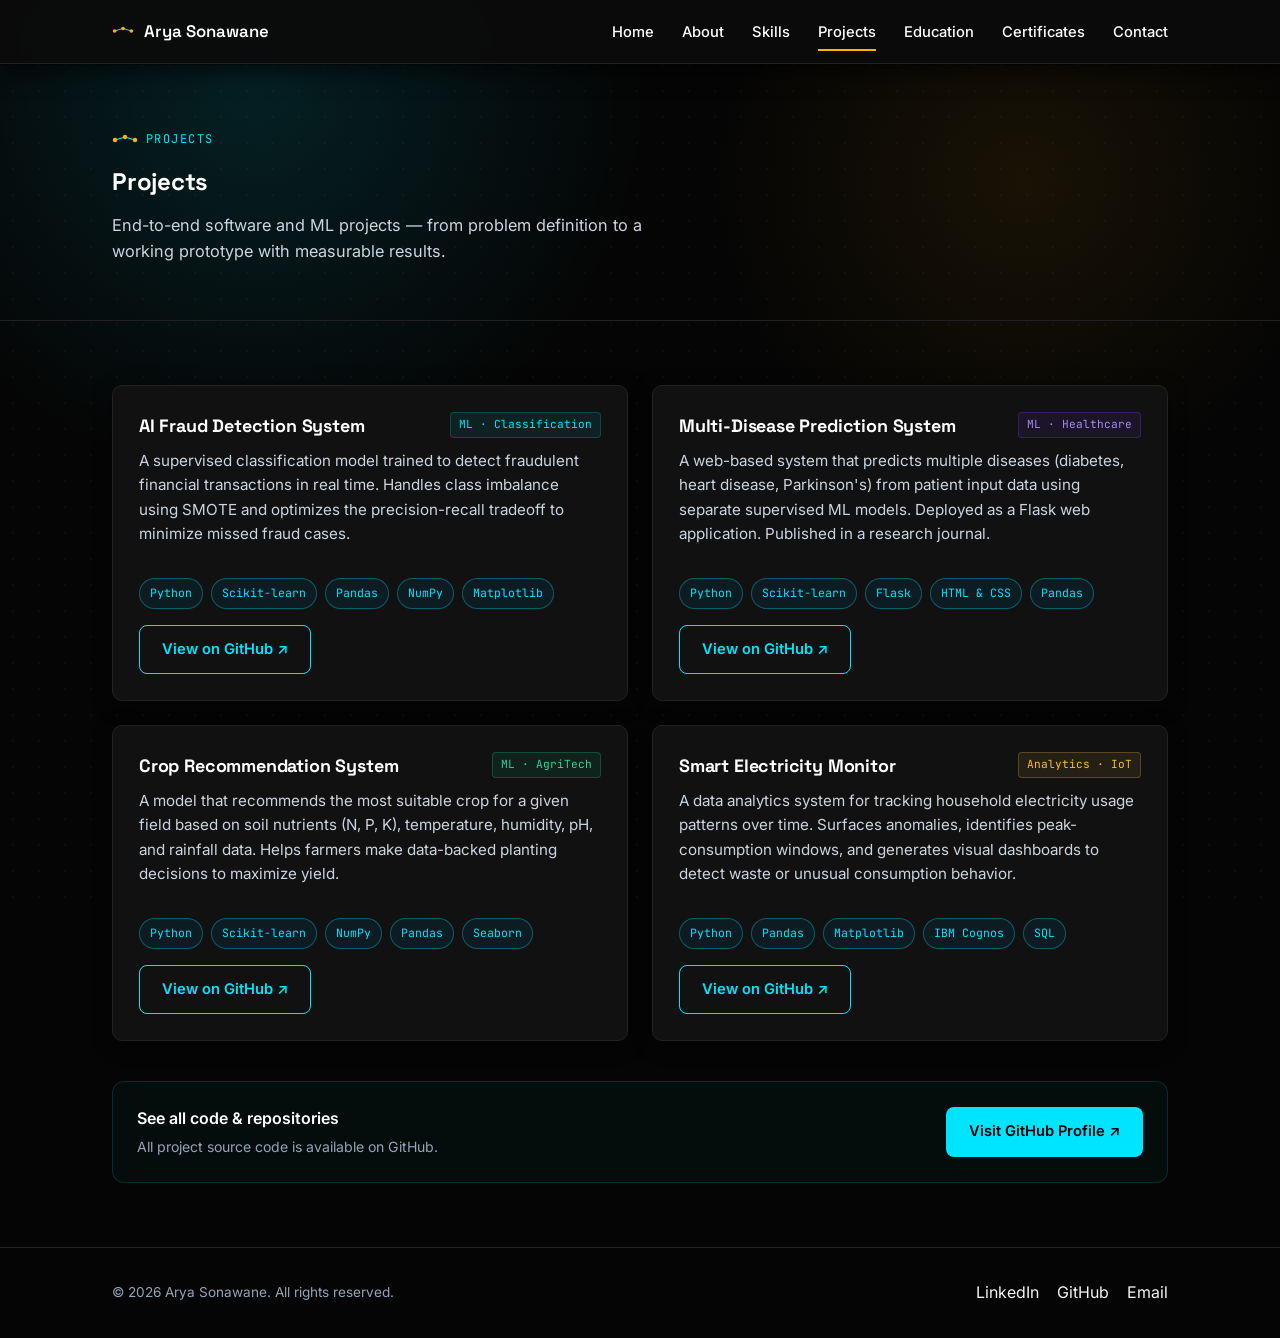
<file: projects.html>
<!DOCTYPE html>
<html lang="en">
<head>
  <meta charset="UTF-8">
  <meta name="viewport" content="width=device-width, initial-scale=1.0">
  <title>Projects | Arya Sonawane</title>
  <meta name="description" content="Projects built by Arya Sonawane — AI fraud detection, disease prediction, crop recommendation, and electricity monitoring systems.">
  <link rel="preconnect" href="https://fonts.googleapis.com">
  <link href="https://fonts.googleapis.com/css2?family=Space+Grotesk:wght@500;600;700&family=Inter:wght@400;500;600&family=JetBrains+Mono:wght@400;500&display=swap" rel="stylesheet">
  <link rel="stylesheet" href="style.css">
</head>
<body>

  <header class="site-header">
    <nav class="nav">
      <a href="index.html" class="nav-brand">
        <svg class="node-mark" viewBox="0 0 26 12" aria-hidden="true">
          <line x1="3" y1="6" x2="13" y2="3"></line>
          <line x1="13" y1="3" x2="23" y2="6"></line>
          <circle cx="3" cy="6" r="2.2"></circle>
          <circle cx="13" cy="3" r="2.2"></circle>
          <circle cx="23" cy="6" r="2.2"></circle>
        </svg>
        Arya Sonawane
      </a>
      <button class="nav-toggle" aria-label="Toggle navigation" aria-expanded="false">
        <span></span><span></span><span></span>
      </button>
      <ul class="nav-links">
        <li><a href="index.html">Home</a></li>
        <li><a href="about.html">About</a></li>
        <li><a href="skills.html">Skills</a></li>
        <li><a href="projects.html" aria-current="page">Projects</a></li>
        <li><a href="education.html">Education</a></li>
        <li><a href="certificates.html">Certificates</a></li>
        <li><a href="contact.html">Contact</a></li>
      </ul>
    </nav>
  </header>

  <section class="page-header">
    <div class="wrap">
      <span class="eyebrow">
        <svg class="node-mark" viewBox="0 0 26 12" aria-hidden="true">
          <line x1="3" y1="6" x2="13" y2="3"></line>
          <line x1="13" y1="3" x2="23" y2="6"></line>
          <circle cx="3" cy="6" r="2.2"></circle>
          <circle cx="13" cy="3" r="2.2"></circle>
          <circle cx="23" cy="6" r="2.2"></circle>
        </svg>
        Projects
      </span>
      <h1>Projects</h1>
      <p class="lede">End-to-end software and ML projects — from problem definition to a working prototype with measurable results.</p>
    </div>
  </section>

  <section class="section">
    <div class="wrap">
      <div class="grid grid-2" style="gap: 24px;">

        <!-- Project 1: AI Fraud Detection -->
        <div class="card project-card" style="border-top: 3px solid #00e5ff; display: flex; flex-direction: column;">
          <div style="display: flex; align-items: flex-start; justify-content: space-between; margin-bottom: 8px;">
            <h3 style="margin: 0;">AI Fraud Detection System</h3>
            <span style="font-family: var(--font-mono); font-size: 0.7rem; color: var(--accent); background: rgba(0,229,255,0.08); border: 1px solid rgba(0,229,255,0.2); padding: 3px 8px; border-radius: 4px; white-space: nowrap; margin-left: 10px;">ML · Classification</span>
          </div>
          <p style="flex: 1;">
            A supervised classification model trained to detect fraudulent financial transactions in real time. Handles class imbalance using SMOTE and optimizes the precision-recall tradeoff to minimize missed fraud cases.
          </p>
          <div class="tag-row" style="margin-bottom: 16px;">
            <span class="tag">Python</span>
            <span class="tag">Scikit-learn</span>
            <span class="tag">Pandas</span>
            <span class="tag">NumPy</span>
            <span class="tag">Matplotlib</span>
          </div>
          <a href="https://github.com/AryaSonawane557/my" target="_blank" rel="noopener" class="btn btn-ghost" style="align-self: flex-start;">View on GitHub ↗</a>
        </div>

        <!-- Project 2: Multi-Disease Prediction -->
        <div class="card project-card" style="border-top: 3px solid #7c3aed; display: flex; flex-direction: column;">
          <div style="display: flex; align-items: flex-start; justify-content: space-between; margin-bottom: 8px;">
            <h3 style="margin: 0;">Multi-Disease Prediction System</h3>
            <span style="font-family: var(--font-mono); font-size: 0.7rem; color: #a78bfa; background: rgba(124,58,237,0.1); border: 1px solid rgba(124,58,237,0.3); padding: 3px 8px; border-radius: 4px; white-space: nowrap; margin-left: 10px;">ML · Healthcare</span>
          </div>
          <p style="flex: 1;">
            A web-based system that predicts multiple diseases (diabetes, heart disease, Parkinson's) from patient input data using separate supervised ML models. Deployed as a Flask web application. Published in a research journal.
          </p>
          <div class="tag-row" style="margin-bottom: 16px;">
            <span class="tag">Python</span>
            <span class="tag">Scikit-learn</span>
            <span class="tag">Flask</span>
            <span class="tag">HTML &amp; CSS</span>
            <span class="tag">Pandas</span>
          </div>
          <a href="https://github.com/AryaSonawane557/my" target="_blank" rel="noopener" class="btn btn-ghost" style="align-self: flex-start;">View on GitHub ↗</a>
        </div>

        <!-- Project 3: Crop Recommendation -->
        <div class="card project-card" style="border-top: 3px solid #10b981; display: flex; flex-direction: column;">
          <div style="display: flex; align-items: flex-start; justify-content: space-between; margin-bottom: 8px;">
            <h3 style="margin: 0;">Crop Recommendation System</h3>
            <span style="font-family: var(--font-mono); font-size: 0.7rem; color: #34d399; background: rgba(16,185,129,0.1); border: 1px solid rgba(16,185,129,0.3); padding: 3px 8px; border-radius: 4px; white-space: nowrap; margin-left: 10px;">ML · AgriTech</span>
          </div>
          <p style="flex: 1;">
            A model that recommends the most suitable crop for a given field based on soil nutrients (N, P, K), temperature, humidity, pH, and rainfall data. Helps farmers make data-backed planting decisions to maximize yield.
          </p>
          <div class="tag-row" style="margin-bottom: 16px;">
            <span class="tag">Python</span>
            <span class="tag">Scikit-learn</span>
            <span class="tag">NumPy</span>
            <span class="tag">Pandas</span>
            <span class="tag">Seaborn</span>
          </div>
          <a href="https://github.com/AryaSonawane557/my" target="_blank" rel="noopener" class="btn btn-ghost" style="align-self: flex-start;">View on GitHub ↗</a>
        </div>

        <!-- Project 4: Smart Electricity Monitor -->
        <div class="card project-card" style="border-top: 3px solid #d9a441; display: flex; flex-direction: column;">
          <div style="display: flex; align-items: flex-start; justify-content: space-between; margin-bottom: 8px;">
            <h3 style="margin: 0;">Smart Electricity Monitor</h3>
            <span style="font-family: var(--font-mono); font-size: 0.7rem; color: #fbbf24; background: rgba(217,164,65,0.1); border: 1px solid rgba(217,164,65,0.3); padding: 3px 8px; border-radius: 4px; white-space: nowrap; margin-left: 10px;">Analytics · IoT</span>
          </div>
          <p style="flex: 1;">
            A data analytics system for tracking household electricity usage patterns over time. Surfaces anomalies, identifies peak-consumption windows, and generates visual dashboards to detect waste or unusual consumption behavior.
          </p>
          <div class="tag-row" style="margin-bottom: 16px;">
            <span class="tag">Python</span>
            <span class="tag">Pandas</span>
            <span class="tag">Matplotlib</span>
            <span class="tag">IBM Cognos</span>
            <span class="tag">SQL</span>
          </div>
          <a href="https://github.com/AryaSonawane557/my" target="_blank" rel="noopener" class="btn btn-ghost" style="align-self: flex-start;">View on GitHub ↗</a>
        </div>

      </div>

      <div style="margin-top: 40px; padding: 24px; border: 1px solid rgba(0,229,255,0.15); border-radius: 12px; background: rgba(0,229,255,0.03); display: flex; align-items: center; justify-content: space-between; flex-wrap: wrap; gap: 16px;">
        <div>
          <p style="margin: 0; font-weight: 600; color: #fff;">See all code &amp; repositories</p>
          <p style="margin: 4px 0 0; font-size: 0.88rem; color: var(--slate-light);">All project source code is available on GitHub.</p>
        </div>
        <a href="https://github.com/AryaSonawane557/my" target="_blank" rel="noopener" class="btn btn-primary">Visit GitHub Profile ↗</a>
      </div>

    </div>
  </section>

  <footer class="site-footer">
    <div class="wrap">
      <p>© 2026 Arya Sonawane. All rights reserved.</p>
      <ul class="footer-links">
        <li><a href="https://www.linkedin.com/in/arya-sonawane-2072b132a" target="_blank" rel="noopener">LinkedIn</a></li>
        <li><a href="https://github.com/AryaSonawane557/my" target="_blank" rel="noopener">GitHub</a></li>
        <li><a href="mailto:aryasonawane81@gmail.com">Email</a></li>
      </ul>
    </div>
  </footer>

  <script src="script.js"></script>
</body>
</html>
</file>
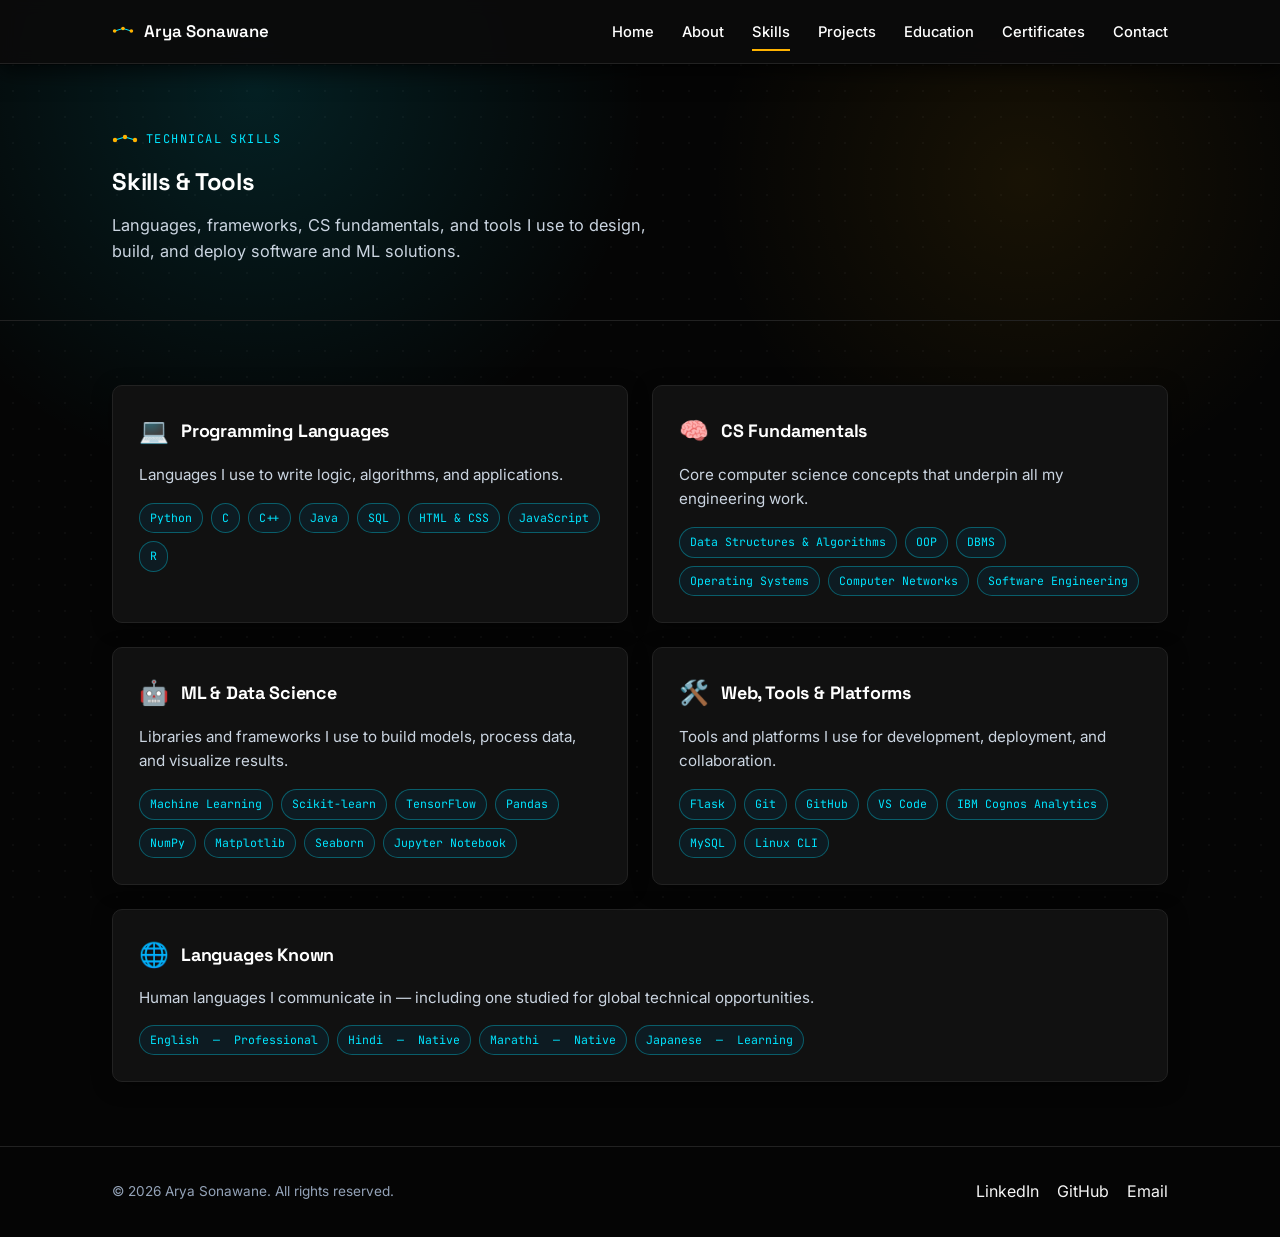
<file: skills.html>
<!DOCTYPE html>
<html lang="en">
<head>
  <meta charset="UTF-8">
  <meta name="viewport" content="width=device-width, initial-scale=1.0">
  <title>Skills | Arya Sonawane</title>
  <meta name="description" content="Technical skills of Arya Sonawane — programming languages, CS fundamentals, ML tools, and web development technologies.">
  <link rel="preconnect" href="https://fonts.googleapis.com">
  <link href="https://fonts.googleapis.com/css2?family=Space+Grotesk:wght@500;600;700&family=Inter:wght@400;500;600&family=JetBrains+Mono:wght@400;500&display=swap" rel="stylesheet">
  <link rel="stylesheet" href="style.css">
</head>
<body>

  <header class="site-header">
    <nav class="nav">
      <a href="index.html" class="nav-brand">
        <svg class="node-mark" viewBox="0 0 26 12" aria-hidden="true">
          <line x1="3" y1="6" x2="13" y2="3"></line>
          <line x1="13" y1="3" x2="23" y2="6"></line>
          <circle cx="3" cy="6" r="2.2"></circle>
          <circle cx="13" cy="3" r="2.2"></circle>
          <circle cx="23" cy="6" r="2.2"></circle>
        </svg>
        Arya Sonawane
      </a>
      <button class="nav-toggle" aria-label="Toggle navigation" aria-expanded="false">
        <span></span><span></span><span></span>
      </button>
      <ul class="nav-links">
        <li><a href="index.html">Home</a></li>
        <li><a href="about.html">About</a></li>
        <li><a href="skills.html" aria-current="page">Skills</a></li>
        <li><a href="projects.html">Projects</a></li>
        <li><a href="education.html">Education</a></li>
        <li><a href="certificates.html">Certificates</a></li>
        <li><a href="contact.html">Contact</a></li>
      </ul>
    </nav>
  </header>

  <section class="page-header">
    <div class="wrap">
      <span class="eyebrow">
        <svg class="node-mark" viewBox="0 0 26 12" aria-hidden="true">
          <line x1="3" y1="6" x2="13" y2="3"></line>
          <line x1="13" y1="3" x2="23" y2="6"></line>
          <circle cx="3" cy="6" r="2.2"></circle>
          <circle cx="13" cy="3" r="2.2"></circle>
          <circle cx="23" cy="6" r="2.2"></circle>
        </svg>
        Technical Skills
      </span>
      <h1>Skills &amp; Tools</h1>
      <p class="lede">Languages, frameworks, CS fundamentals, and tools I use to design, build, and deploy software and ML solutions.</p>
    </div>
  </section>

  <section class="section">
    <div class="wrap">
      <div class="grid grid-2" style="gap: 24px;">

        <!-- Programming Languages -->
        <div class="card skill-card" style="border-top: 3px solid #00e5ff;">
          <div style="display: flex; align-items: center; gap: 12px; margin-bottom: 12px;">
            <span style="font-size: 1.5rem;">💻</span>
            <h3 style="margin: 0;">Programming Languages</h3>
          </div>
          <p>Languages I use to write logic, algorithms, and applications.</p>
          <div class="tag-row">
            <span class="tag">Python</span>
            <span class="tag">C</span>
            <span class="tag">C++</span>
            <span class="tag">Java</span>
            <span class="tag">SQL</span>
            <span class="tag">HTML &amp; CSS</span>
            <span class="tag">JavaScript</span>
            <span class="tag">R</span>
          </div>
        </div>

        <!-- CS Fundamentals -->
        <div class="card skill-card" style="border-top: 3px solid #d9a441;">
          <div style="display: flex; align-items: center; gap: 12px; margin-bottom: 12px;">
            <span style="font-size: 1.5rem;">🧠</span>
            <h3 style="margin: 0;">CS Fundamentals</h3>
          </div>
          <p>Core computer science concepts that underpin all my engineering work.</p>
          <div class="tag-row">
            <span class="tag">Data Structures &amp; Algorithms</span>
            <span class="tag">OOP</span>
            <span class="tag">DBMS</span>
            <span class="tag">Operating Systems</span>
            <span class="tag">Computer Networks</span>
            <span class="tag">Software Engineering</span>
          </div>
        </div>

        <!-- ML & Data Science -->
        <div class="card skill-card" style="border-top: 3px solid #7c3aed;">
          <div style="display: flex; align-items: center; gap: 12px; margin-bottom: 12px;">
            <span style="font-size: 1.5rem;">🤖</span>
            <h3 style="margin: 0;">ML &amp; Data Science</h3>
          </div>
          <p>Libraries and frameworks I use to build models, process data, and visualize results.</p>
          <div class="tag-row">
            <span class="tag">Machine Learning</span>
            <span class="tag">Scikit-learn</span>
            <span class="tag">TensorFlow</span>
            <span class="tag">Pandas</span>
            <span class="tag">NumPy</span>
            <span class="tag">Matplotlib</span>
            <span class="tag">Seaborn</span>
            <span class="tag">Jupyter Notebook</span>
          </div>
        </div>

        <!-- Web, Tools & Platforms -->
        <div class="card skill-card" style="border-top: 3px solid #10b981;">
          <div style="display: flex; align-items: center; gap: 12px; margin-bottom: 12px;">
            <span style="font-size: 1.5rem;">🛠️</span>
            <h3 style="margin: 0;">Web, Tools &amp; Platforms</h3>
          </div>
          <p>Tools and platforms I use for development, deployment, and collaboration.</p>
          <div class="tag-row">
            <span class="tag">Flask</span>
            <span class="tag">Git</span>
            <span class="tag">GitHub</span>
            <span class="tag">VS Code</span>
            <span class="tag">IBM Cognos Analytics</span>
            <span class="tag">MySQL</span>
            <span class="tag">Linux CLI</span>
          </div>
        </div>

      </div>

      <!-- Soft Skills / Additional -->
      <div class="card" style="margin-top: 24px; border-top: 3px solid rgba(0,229,255,0.3);">
        <div style="display: flex; align-items: center; gap: 12px; margin-bottom: 12px;">
          <span style="font-size: 1.5rem;">🌐</span>
          <h3 style="margin: 0;">Languages Known</h3>
        </div>
        <p style="color: var(--slate); margin-bottom: 14px;">Human languages I communicate in — including one studied for global technical opportunities.</p>
        <div class="tag-row">
          <span class="tag">English &nbsp;— &nbsp;Professional</span>
          <span class="tag">Hindi &nbsp;— &nbsp;Native</span>
          <span class="tag">Marathi &nbsp;— &nbsp;Native</span>
          <span class="tag">Japanese &nbsp;— &nbsp;Learning</span>
        </div>
      </div>

    </div>
  </section>

  <footer class="site-footer">
    <div class="wrap">
      <p>© 2026 Arya Sonawane. All rights reserved.</p>
      <ul class="footer-links">
        <li><a href="https://www.linkedin.com/in/arya-sonawane-2072b132a" target="_blank" rel="noopener">LinkedIn</a></li>
        <li><a href="https://github.com/AryaSonawane557/my" target="_blank" rel="noopener">GitHub</a></li>
        <li><a href="mailto:aryasonawane81@gmail.com">Email</a></li>
      </ul>
    </div>
  </footer>

  <script src="script.js"></script>
</body>
</html>
</file>
<file: style.css>
/* ===================================================================
   Arya Sonawane — Portfolio
   Design tokens & Dark Theme Overrides
   =================================================================== */
:root {
  --ink: #f5f5f5;
  --ink-soft: #1c2b4d;
  --bg: #050505;
  --surface: #111111;
  --slate: #cbd5e1;
  --slate-light: #94a3b8;
  --accent: #00e5ff;
  --accent-dark: #00b8d9;
  --accent-warm: #ffb300;
  --border: #222222;

  --ai-cyan: #00e5ff;
  --ai-glow: rgba(0, 229, 255, 0.25);

  --font-display: "Space Grotesk", "Segoe UI", sans-serif;
  --font-body: "Inter", "Segoe UI", sans-serif;
  --font-mono: "JetBrains Mono", "Courier New", monospace;

  --max-width: 1120px;
  --radius: 10px;
}

* { box-sizing: border-box; }

html { scroll-behavior: smooth; }

body {
  margin: 0;
  color: var(--ink) !important;
  font-family: var(--font-body);
  line-height: 1.6;
  -webkit-font-smoothing: antialiased;
  background-color: var(--bg) !important;
  background-image: 
    radial-gradient(circle at 20% 10%, rgba(0, 229, 255, 0.12), transparent 30%), 
    radial-gradient(circle at 80% 20%, rgba(255, 179, 0, 0.08), transparent 25%),
    radial-gradient(rgba(255, 255, 255, 0.03) 1px, transparent 1px) !important;
  background-size: auto, auto, 26px 26px;
  background-attachment: fixed, fixed, fixed;
}

img { max-width: 100%; display: block; }

a { color: inherit; text-decoration: none; }

.wrap {
  max-width: var(--max-width);
  margin: 0 auto;
  padding: 0 32px;
}

h1, h2, h3 {
  font-family: var(--font-display);
  color: #ffffff !important;
  margin: 0;
  letter-spacing: -0.01em;
}

/* ===================================================================
   Eyebrow / Node Mark Signature Motif
   =================================================================== */
.eyebrow {
  display: inline-flex;
  align-items: center;
  gap: 8px;
  font-family: var(--font-mono);
  font-size: 0.75rem;
  letter-spacing: 0.12em;
  text-transform: uppercase;
  color: var(--accent);
  margin-bottom: 14px;
}

.node-mark {
  width: 26px;
  height: 12px;
  flex-shrink: 0;
}
.node-mark circle { fill: var(--accent-warm); }
.node-mark line { stroke: var(--accent); stroke-width: 1.2; }

/* ===================================================================
   Navigation
   =================================================================== */
.site-header {
  position: sticky;
  top: 0;
  z-index: 50;
  background: #0b0b0bf0 !important;
  backdrop-filter: blur(8px);
  border-bottom: 1px solid var(--border) !important;
  box-shadow: 0 1px 0 rgba(0, 0, 0, 0.4), 0 8px 20px rgba(0, 0, 0, 0.6);
}

.nav {
  max-width: var(--max-width);
  margin: 0 auto;
  padding: 18px 32px;
  display: flex;
  align-items: center;
  justify-content: space-between;
}

.nav-brand {
  font-family: var(--font-display);
  font-weight: 600;
  font-size: 1.05rem;
  color: #ffffff !important;
  display: flex;
  align-items: center;
  gap: 10px;
}

.nav-brand .node-mark { width: 22px; height: 10px; }

.nav-links {
  display: flex;
  gap: 28px;
  list-style: none;
  margin: 0;
  padding: 0;
}

.nav-links a {
  font-size: 0.92rem;
  color: #ffffff !important;
  font-weight: 500;
  position: relative;
  padding: 4px 0;
  transition: color 0.15s ease;
}

.nav-links a:hover,
.nav-links a:focus-visible {
  color: var(--accent) !important;
}

.nav-links a[aria-current="page"] {
  color: #ffffff;
}

.nav-links a[aria-current="page"]::after {
  content: "";
  position: absolute;
  left: 0;
  right: 0;
  bottom: -6px;
  height: 2px;
  background: var(--accent-warm);
}

.nav-toggle {
  display: none;
  background: none;
  border: none;
  cursor: pointer;
  padding: 6px;
}
.nav-toggle span {
  display: block;
  width: 22px;
  height: 2px;
  background: #ffffff;
  margin: 5px 0;
  transition: transform 0.2s ease, opacity 0.2s ease;
}

/* ===================================================================
   Buttons
   =================================================================== */
.btn {
  display: inline-flex;
  align-items: center;
  gap: 8px;
  font-family: var(--font-body);
  font-weight: 600;
  font-size: 0.92rem;
  padding: 12px 22px;
  border-radius: 8px;
  border: 1px solid transparent;
  cursor: pointer;
  transition: transform 0.15s ease, background 0.15s ease, color 0.15s ease;
}
.btn:hover { transform: translateY(-1px); }

.btn-primary {
  background: var(--accent) !important;
  color: #000000 !important;
}
.btn-primary:hover { background: var(--accent-dark) !important; }

.btn-ghost {
  background: transparent;
  border: 1px solid var(--accent) !important;
  color: var(--accent) !important;
}
.btn-ghost:hover { 
  background: rgba(0, 229, 255, 0.1); 
  border-color: var(--accent) !important; 
}

/* ===================================================================
   Hero Section & Photo Layout
   =================================================================== */
.hero {
  position: relative;
  overflow: hidden;
  padding: 80px 0;
  border-bottom: 1px solid var(--border);
}

.hero-graph {
  position: absolute;
  top: 0; right: -60px;
  width: 560px;
  height: 100%;
  opacity: 0.3;
  pointer-events: none;
}

.hero-inner {
  position: relative;
  z-index: 1;
}

/* Hero Grid for Side-by-Side Text & Photo */
.hero-content-grid {
  display: grid;
  grid-template-columns: 1.3fr 0.7fr;
  gap: 40px;
  align-items: center;
}

.hero h1 {
  font-size: clamp(2.4rem, 5vw, 3.4rem);
  line-height: 1.08;
  margin-bottom: 18px;
}

.hero p.lede {
  font-size: 1.08rem;
  color: var(--slate) !important;
  max-width: 520px;
  margin-bottom: 32px;
}

.hero-actions {
  display: flex;
  gap: 14px;
  flex-wrap: wrap;
}

/* Profile Photo Cyber Frame */
.hero-photo-wrapper {
  position: relative;
  width: 100%;
  max-width: 300px;
  margin: 0 auto;
  border-radius: 12px;
  overflow: hidden;
  border: 1px solid var(--accent);
  box-shadow: 0 0 20px var(--ai-glow);
  background: rgba(0, 229, 255, 0.05);
}

.hero-photo-wrapper img {
  width: 100%;
  height: auto;
  display: block;
  filter: contrast(1.05) brightness(0.95);
  transition: transform 0.5s ease;
}

.hero-photo-wrapper:hover img {
  transform: scale(1.03);
}

/* Cyber corner accent lines for photo frame */
.hero-photo-wrapper::after {
  content: "";
  position: absolute;
  inset: 0;
  border: 2px solid transparent;
  background: linear-gradient(135deg, var(--accent) 0%, transparent 40%) border-box;
  -webkit-mask: linear-gradient(#fff 0 0) padding-box, linear-gradient(#fff 0 0);
  -webkit-mask-composite: destination-out;
  mask-composite: exclude;
  pointer-events: none;
}

/* Pulsing nodes */
.pulse circle { animation: node-pulse 3.6s ease-in-out infinite; }
.pulse circle:nth-of-type(2) { animation-delay: 0.6s; }
.pulse circle:nth-of-type(3) { animation-delay: 1.2s; }
.pulse circle:nth-of-type(4) { animation-delay: 1.8s; }
.pulse circle:nth-of-type(5) { animation-delay: 2.4s; }

@keyframes node-pulse {
  0%, 100% { opacity: 0.55; r: var(--r, 4); }
  50% { opacity: 1; }
}

@media (prefers-reduced-motion: reduce) {
  .pulse circle { animation: none; }
  html { scroll-behavior: auto; }
}

/* ===================================================================
   Stat strip
   =================================================================== */
.stat-strip {
  padding: 40px 0;
  border-bottom: 1px solid var(--border);
}
.stat-strip .wrap {
  display: flex;
  gap: 48px;
  flex-wrap: wrap;
}
.stat {
  font-family: var(--font-mono);
}
.stat .num {
  display: block;
  font-size: 1.6rem;
  color: #ffffff;
  font-weight: 600;
}
.stat .label {
  font-size: 0.78rem;
  color: var(--slate-light) !important;
  text-transform: uppercase;
  letter-spacing: 0.08em;
}

/* ===================================================================
   Page header
   =================================================================== */
.page-header {
  padding: 64px 0 40px;
  border-bottom: 1px solid var(--border);
}
.page-header p.lede {
  color: var(--slate) !important;
  max-width: 560px;
  font-size: 1.02rem;
  margin-top: 10px;
}

/* ===================================================================
   Generic Section
   =================================================================== */
.section {
  padding: 64px 0;
}
.section + .section { border-top: 1px solid var(--border); }

.section h2 {
  font-size: 1.6rem;
  margin-bottom: 8px;
}

.section-intro {
  color: var(--slate) !important;
  max-width: 560px;
  margin-bottom: 32px;
}

/* ===================================================================
   Cards / Grids
   =================================================================== */
.grid {
  display: grid;
  gap: 20px;
}
.grid-3 { grid-template-columns: repeat(3, 1fr); }
.grid-2 { grid-template-columns: repeat(2, 1fr); }

.card {
  background: var(--surface) !important;
  border: 1px solid var(--border) !important;
  color: #ffffff !important;
  border-radius: var(--radius);
  padding: 26px;
  box-shadow: 0 4px 20px rgba(0, 0, 0, 0.4);
  transition: box-shadow 0.2s ease, transform 0.2s ease, border-color 0.2s ease;
}
.card:hover {
  border-color: var(--accent) !important;
  box-shadow: 0 0 15px rgba(0, 229, 255, 0.15);
  transform: translateY(-2px);
}

.card h3 {
  font-size: 1.12rem;
  margin-bottom: 8px;
}

.card p {
  color: var(--slate) !important;
  font-size: 0.95rem;
  margin: 0 0 16px;
}

.tag-row {
  display: flex;
  flex-wrap: wrap;
  gap: 8px;
  margin-top: 4px;
}

.tag {
  font-family: var(--font-mono);
  font-size: 0.72rem;
  padding: 5px 10px;
  border-radius: 999px;
  background: #0d1b22 !important;
  border: 1px solid rgba(0, 229, 255, 0.33) !important;
  color: var(--accent) !important;
}

/* Skill / Education / Certificate Cards */
.skill-card .tag { background: #0d1b22 !important; border-color: rgba(0, 229, 255, 0.33) !important; color: var(--accent) !important; }
.project-card .tag-row { margin-top: 16px; }

.cert-card {
  display: flex;
  flex-direction: column;
  gap: 14px;
}
.cert-card .btn { align-self: flex-start; }

.edu-card {
  display: flex;
  gap: 22px;
  align-items: flex-start;
}
.edu-mark {
  width: 42px; height: 42px;
  border-radius: 50%;
  background: var(--accent);
  color: #000;
  display: flex; align-items: center; justify-content: center;
  font-family: var(--font-mono);
  font-weight: bold;
  font-size: 0.85rem;
  flex-shrink: 0;
}

/* ===================================================================
   Contact Section
   =================================================================== */
.contact-grid {
  display: grid;
  grid-template-columns: 1.1fr 0.9fr;
  gap: 40px;
  align-items: start;
}
.contact-list {
  list-style: none;
  margin: 0; padding: 0;
  display: flex;
  flex-direction: column;
  gap: 18px;
}
.contact-list li {
  border: 1px solid var(--border) !important;
  background: var(--surface) !important;
  color: #ffffff !important;
  border-radius: var(--radius);
  padding: 18px 20px;
  display: flex;
  align-items: center;
  gap: 14px;
}
.contact-list .label {
  font-family: var(--font-mono);
  font-size: 0.72rem;
  color: var(--slate-light);
  text-transform: uppercase;
  letter-spacing: 0.08em;
  display: block;
}
.contact-list .value {
  font-weight: 600;
  color: #ffffff;
}
.contact-list .value:hover { color: var(--accent); }

.about-teaser {
  display: grid;
  grid-template-columns: 0.9fr 1.1fr;
  gap: 40px;
  align-items: center;
}

/* ===================================================================
   Footer & Social Icons Styling
   =================================================================== */
.site-footer {
  border-top: 1px solid var(--border);
  padding: 32px 0;
  margin-top: 0;
}
.site-footer .wrap {
  display: flex;
  justify-content: space-between;
  align-items: center;
  flex-wrap: wrap;
  gap: 12px;
}
.site-footer p {
  margin: 0;
  color: var(--slate-light) !important;
  font-size: 0.85rem;
}
.footer-links {
  display: flex;
  gap: 18px;
  list-style: none;
  margin: 0; padding: 0;
  align-items: center;
}

/* Social icon link hover glow */
.social-icon-link {
  color: var(--slate-light) !important;
  transition: color 0.3s ease, transform 0.3s ease, filter 0.3s ease;
  display: inline-flex;
  align-items: center;
}

.social-icon-link:hover {
  color: var(--accent) !important;
  transform: translateY(-3px);
  filter: drop-shadow(0 0 8px var(--accent));
}

/* ===================================================================
   Focus & Accessibility
   =================================================================== */
a:focus-visible, button:focus-visible {
  outline: 2px solid var(--accent);
  outline-offset: 3px;
}

/* ===================================================================
   Responsive Breakpoints
   =================================================================== */
@media (max-width: 900px) {
  .hero-content-grid {
    grid-template-columns: 1fr;
    gap: 32px;
  }
}

@media (max-width: 860px) {
  .grid-3 { grid-template-columns: repeat(2, 1fr); }
  .about-teaser, .contact-grid { grid-template-columns: 1fr; }
  .hero-graph { display: none; }
  .about-photo-grid { grid-template-columns: 1fr !important; }
  .about-photo-grid .hero-photo-wrapper { max-width: 200px !important; margin: 0 auto 8px auto; }
}

@media (max-width: 640px) {
  .nav-links {
    position: absolute;
    top: 100%;
    left: 0; right: 0;
    background: var(--surface);
    border-bottom: 1px solid var(--border);
    flex-direction: column;
    gap: 0;
    padding: 8px 0;
    display: none;
  }
  .nav-links.open { display: flex; }
  .nav-links li { width: 100%; }
  .nav-links a {
    display: block;
    padding: 14px 32px;
  }
  .nav-links a[aria-current="page"]::after { display: none; }
  .nav-links a[aria-current="page"] { background: var(--bg); }
  .nav-toggle { display: block; }
  .grid-3, .grid-2 { grid-template-columns: 1fr; }
  .hero { padding: 56px 0; }
  .hero-actions { width: 100%; }
  .contact-grid { gap: 24px; }
}
</file>
